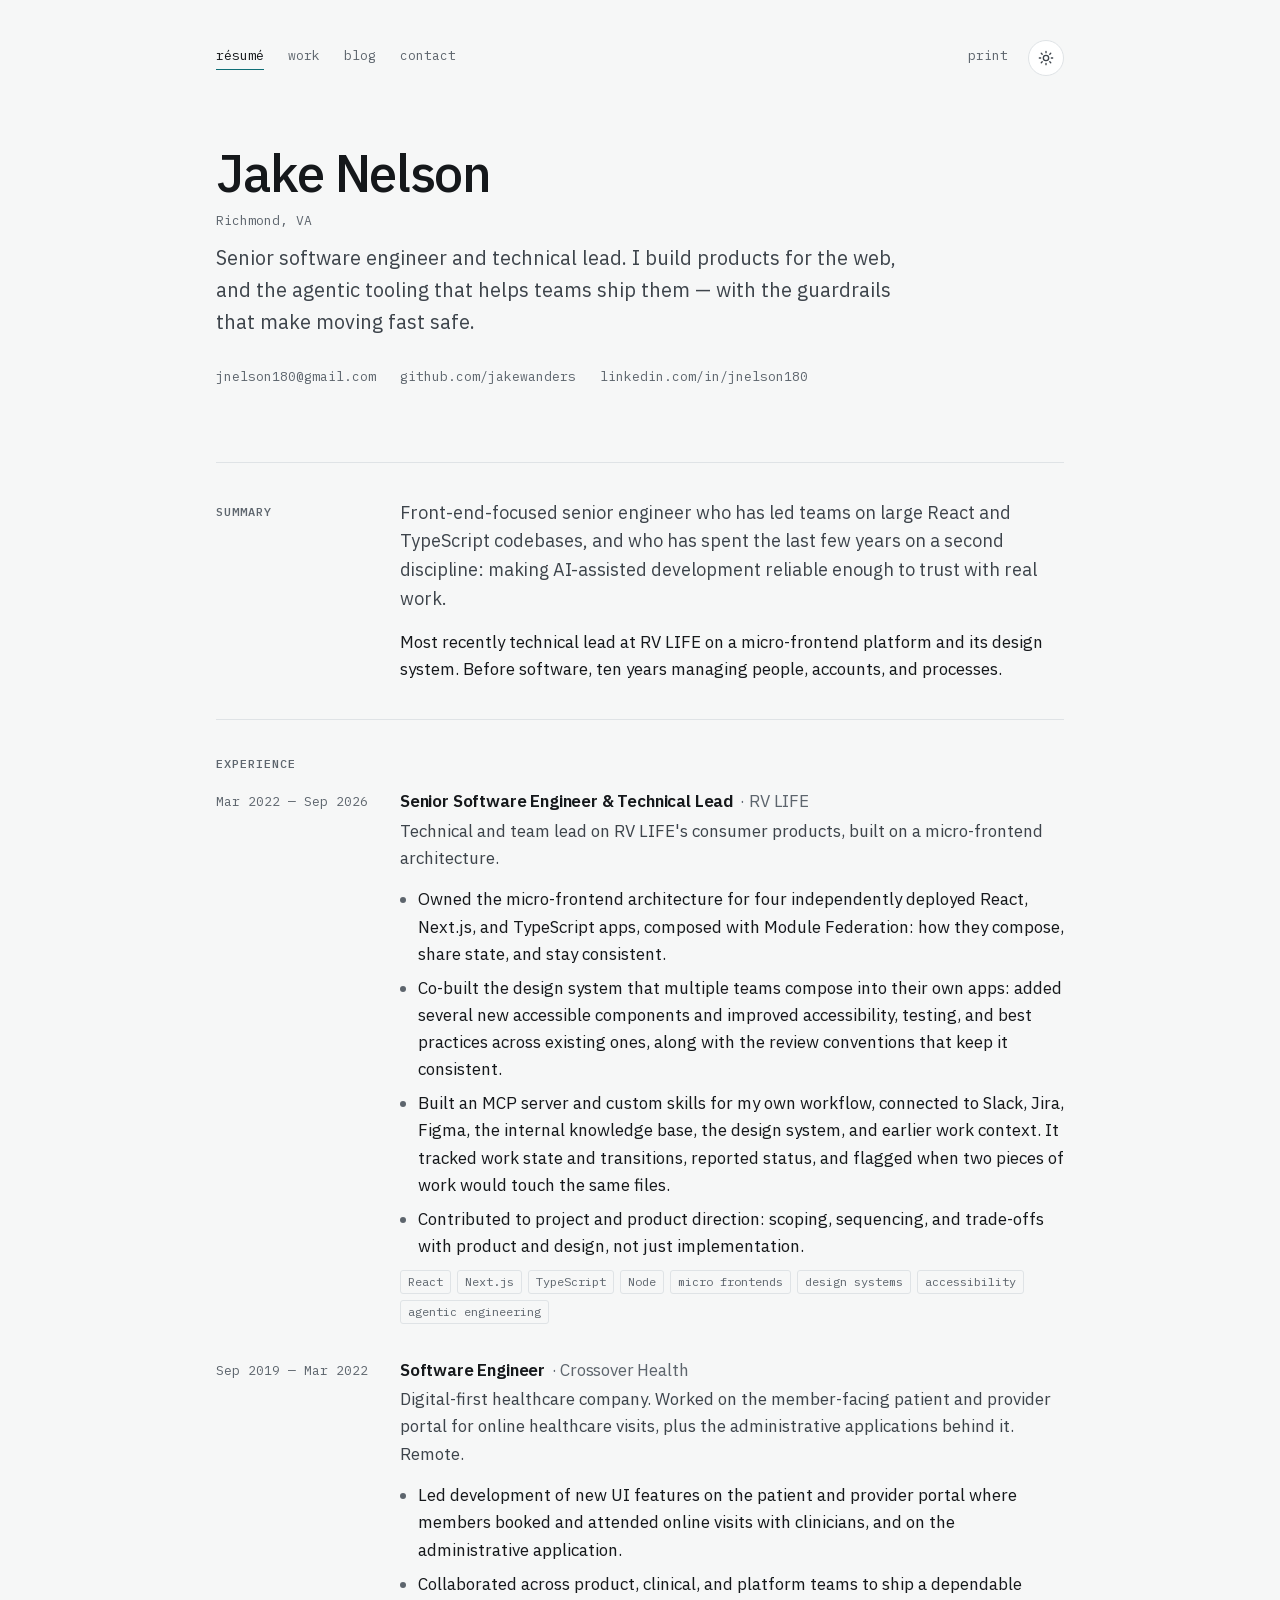
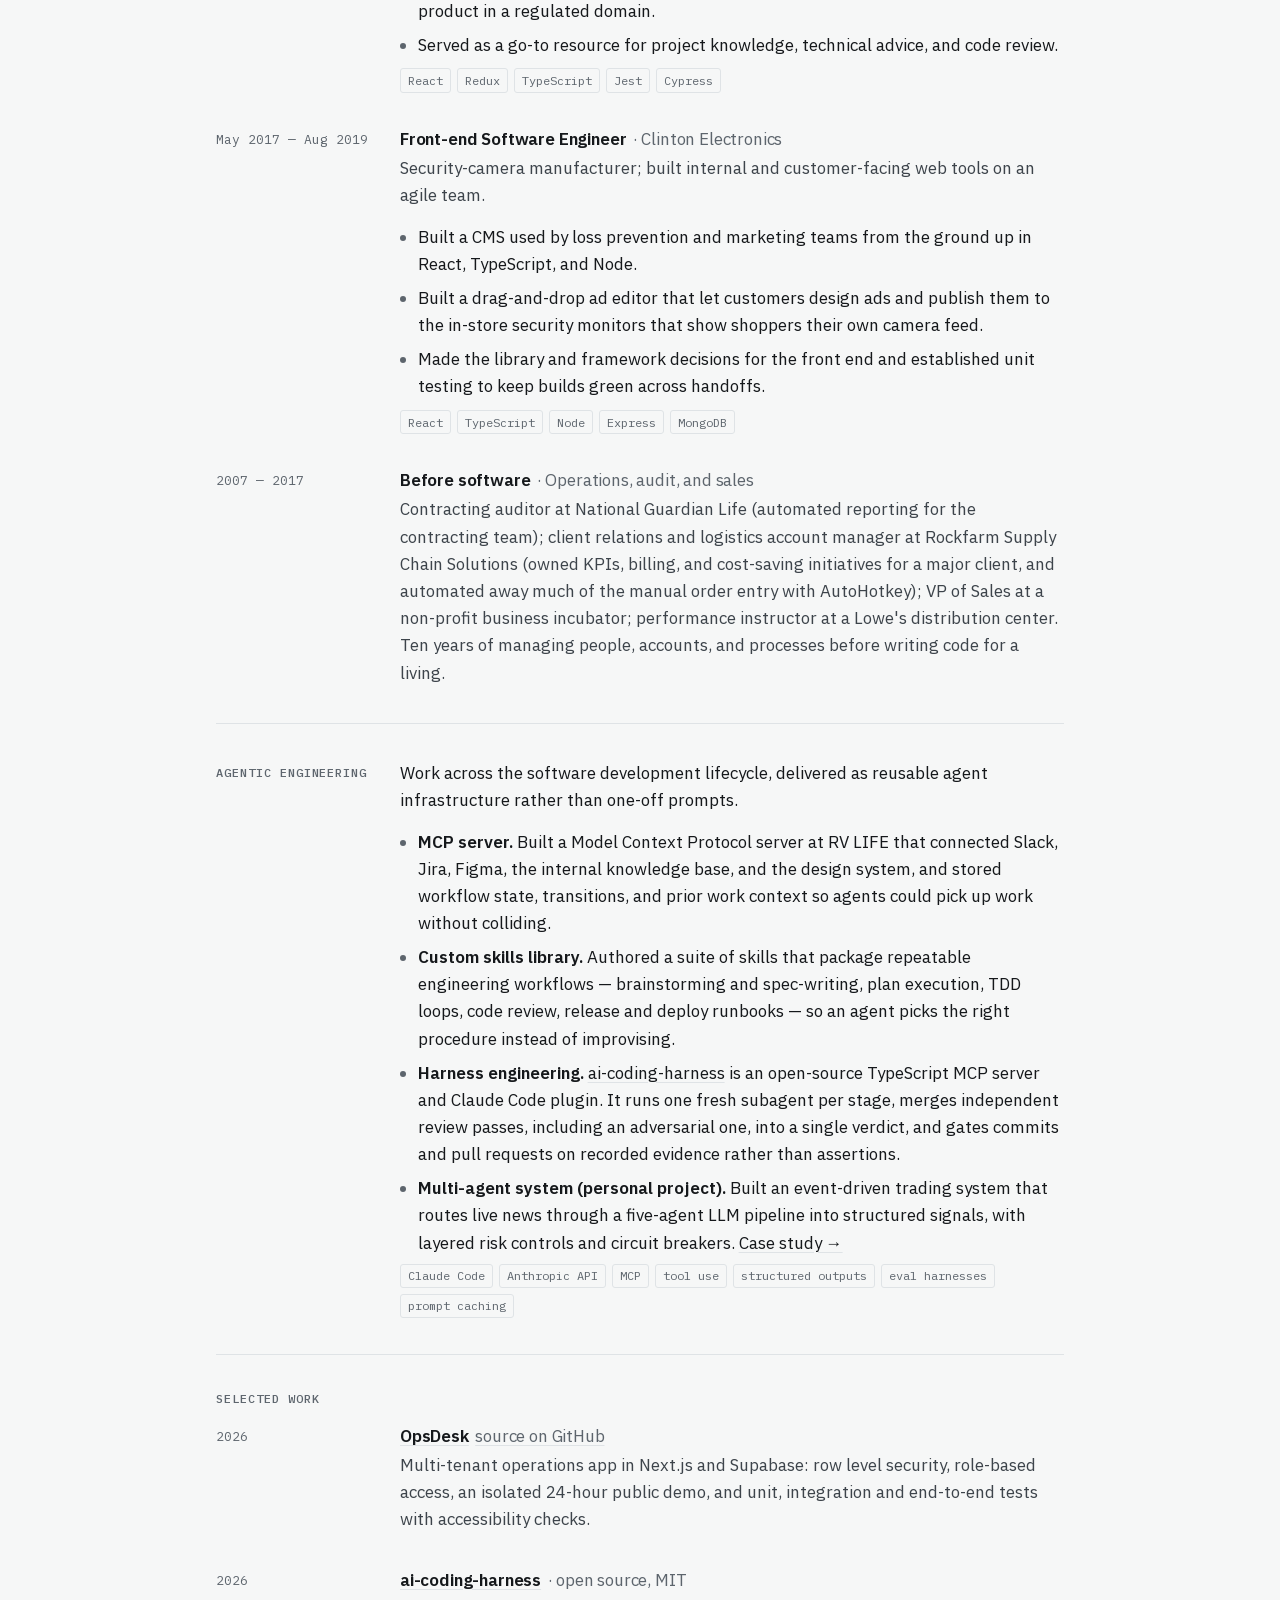
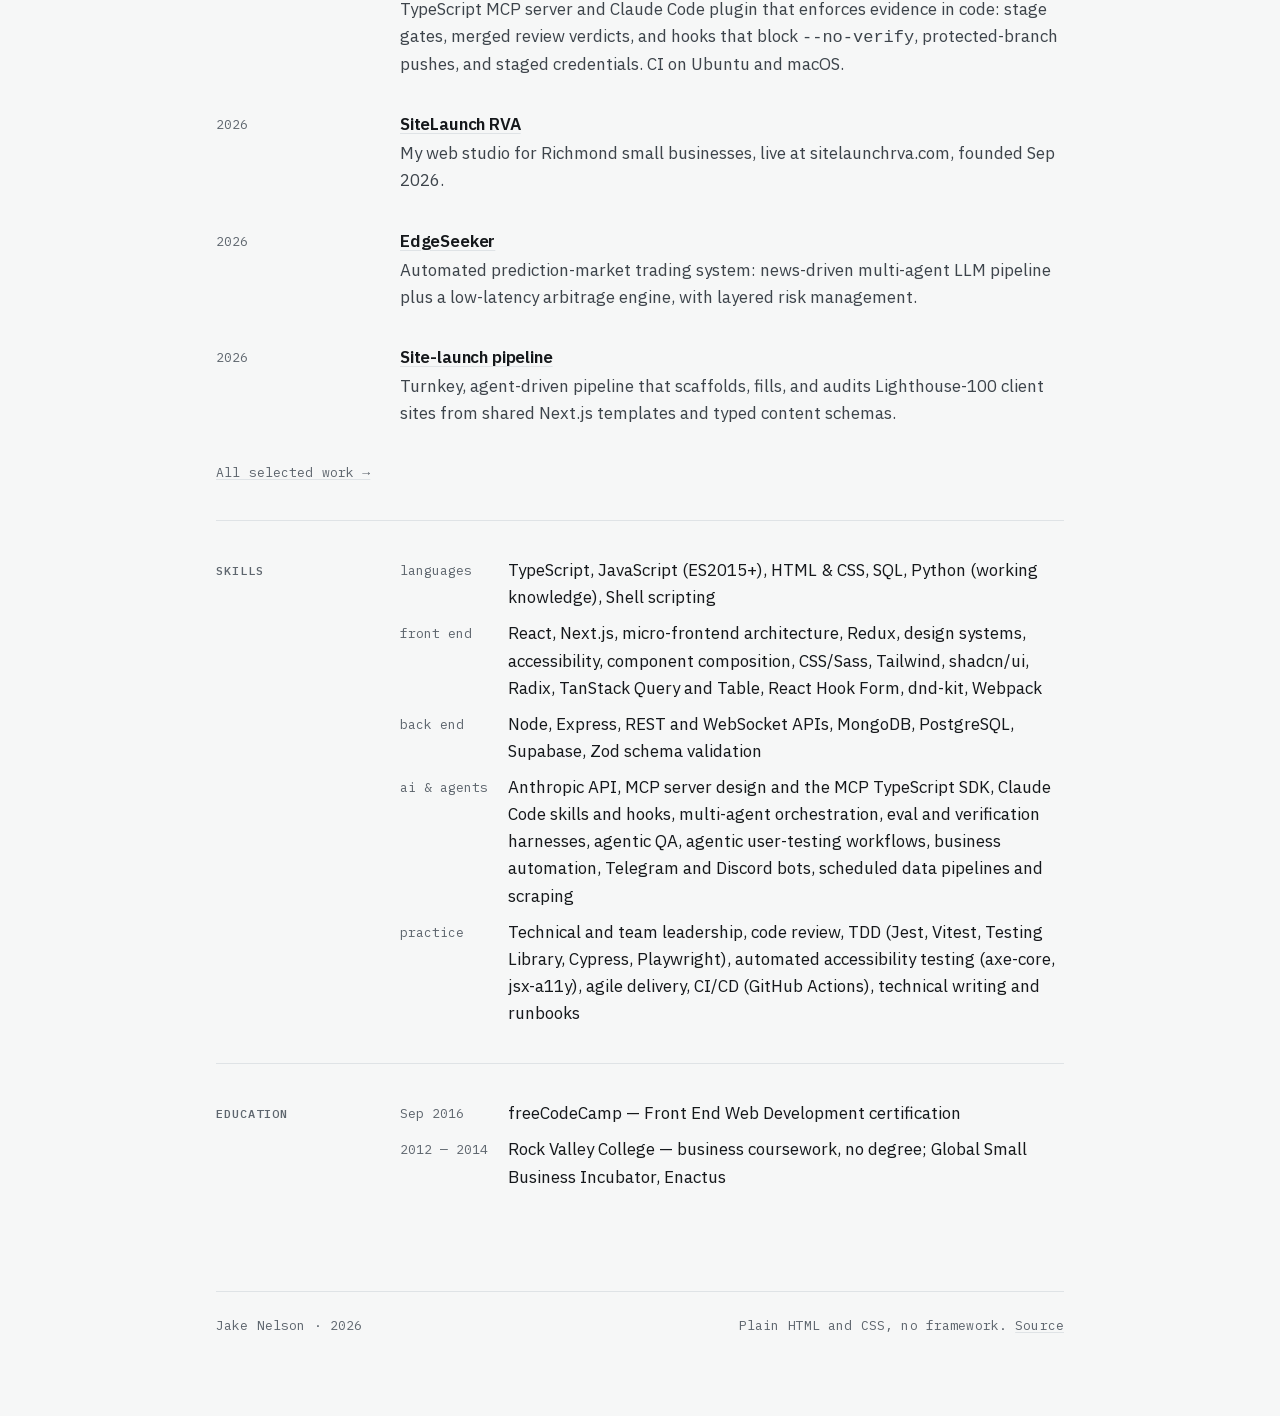
<file: index.html>
<!DOCTYPE html>
<html lang="en">
<head>
  <meta charset="utf-8">
  <meta name="viewport" content="width=device-width, initial-scale=1">
  <title>Jake Nelson — Senior Software Engineer &amp; Technical Lead</title>
  <meta name="description" content="Jake Nelson is a senior software engineer and technical lead who has led front-end teams on React/TypeScript micro-frontend platforms, with a focus on agentic engineering, MCP tooling, and agent harnesses.">
  <meta name="author" content="Jake Nelson">
  <link rel="canonical" href="https://jakewanders.github.io/">
  <meta property="og:type" content="profile">
  <meta property="og:title" content="Jake Nelson — Senior Software Engineer &amp; Technical Lead">
  <meta property="og:description" content="Senior software engineer and technical lead. Products for the web, and the agentic tooling that helps teams ship them.">
  <meta property="og:url" content="https://jakewanders.github.io/">
  <link rel="icon" href="data:image/svg+xml,%3Csvg xmlns='http://www.w3.org/2000/svg' viewBox='0 0 32 32'%3E%3Crect width='32' height='32' rx='6' fill='%230f6e76'/%3E%3Ctext x='16' y='22' font-family='monospace' font-size='18' fill='white' text-anchor='middle'%3Ejn%3C/text%3E%3C/svg%3E">

  <!-- Apply theme before first paint to avoid a flash. -->
  <script>
    (function () {
      // Read the saved theme from localStorage, then a cookie fallback, then the OS preference.
      var t = null;
      try { t = localStorage.getItem("theme"); } catch (e) {}
      if (t !== "dark" && t !== "light") {
        var m = document.cookie.match(/(?:^|; )theme=(dark|light)/);
        if (m) t = m[1];
      }
      if (t !== "dark" && t !== "light") {
        t = window.matchMedia && window.matchMedia("(prefers-color-scheme: dark)").matches ? "dark" : "light";
      }
      document.documentElement.setAttribute("data-theme", t);
    })();
  </script>

  <link rel="preload" href="/assets/fonts/ibm-plex-sans-400.woff2" as="font" type="font/woff2" crossorigin>
  <link rel="preload" href="/assets/fonts/ibm-plex-sans-500.woff2" as="font" type="font/woff2" crossorigin>
  <link rel="preload" href="/assets/fonts/ibm-plex-sans-600.woff2" as="font" type="font/woff2" crossorigin>
  <link rel="preload" href="/assets/fonts/ibm-plex-mono-400.woff2" as="font" type="font/woff2" crossorigin>
  <link rel="preload" href="/assets/fonts/ibm-plex-mono-500.woff2" as="font" type="font/woff2" crossorigin>
  <link rel="stylesheet" href="/assets/site.css?v=print1">
</head>
<body>
<div class="page">

  <header class="topbar">
    <nav class="nav" aria-label="Site">
      <a href="/" aria-current="page">résumé</a>
      <a href="/work/">work</a>
      <a href="/blog/">blog</a>
      <a href="/contact/">contact</a>
    </nav>
    <div class="topbar-actions">
      <a class="print-link" href="javascript:window.print()">print</a>
      <button class="theme-toggle" type="button" data-theme-toggle aria-label="Toggle dark mode">
      <svg class="icon-sun" viewBox="0 0 24 24" fill="none" stroke="currentColor" stroke-width="2" stroke-linecap="round" aria-hidden="true"><circle cx="12" cy="12" r="4"/><path d="M12 2v2M12 20v2M4.9 4.9l1.4 1.4M17.7 17.7l1.4 1.4M2 12h2M20 12h2M4.9 19.1l1.4-1.4M17.7 6.3l1.4-1.4"/></svg>
      <svg class="icon-moon" viewBox="0 0 24 24" fill="none" stroke="currentColor" stroke-width="2" stroke-linecap="round" stroke-linejoin="round" aria-hidden="true"><path d="M21 12.8A9 9 0 1 1 11.2 3a7 7 0 0 0 9.8 9.8z"/></svg>
      </button>
    </div>
  </header>

  <main id="content">
  <section class="masthead">
    <h1>Jake Nelson</h1>
    <p class="where">Richmond, VA</p>
    <p class="role">Senior software engineer and technical lead. I build products for the web, and the agentic tooling that helps teams ship them — with the guardrails that make moving fast safe.</p>
    <ul class="links">
      <li><a href="mailto:jnelson180@gmail.com">jnelson180@gmail.com</a></li>
      <li><a href="https://github.com/jakewanders" rel="me">github.com/jakewanders</a></li>
      <li><a href="https://www.linkedin.com/in/jnelson180" rel="me">linkedin.com/in/jnelson180</a></li>
    </ul>
  </section>

  <section class="section" id="summary">
    <h2>Summary</h2>
    <div class="body">
      <p class="lede">Front-end-focused senior engineer who has led teams on large React and TypeScript codebases, and who has spent the last few years on a second discipline: making AI-assisted development reliable enough to trust with real work.</p>
      <p>Most recently technical lead at RV LIFE on a micro-frontend platform and its design system. Before software, ten years managing people, accounts, and processes.</p>
    </div>
  </section>

  <section class="section entries" id="experience">
    <h2>Experience</h2>
    <div class="body">

      <article class="entry">
        <div class="when">Mar 2022 — Sep 2026</div>
        <div>
          <h3>Senior Software Engineer &amp; Technical Lead <span class="org">· RV LIFE</span></h3>
          <p class="summary">Technical and team lead on RV LIFE's consumer products, built on a micro-frontend architecture.</p>
          <ul>
            <li>Owned the micro-frontend architecture for four independently deployed React, Next.js, and TypeScript apps, composed with Module Federation: how they compose, share state, and stay consistent.</li>
            <li>Co-built the design system that multiple teams compose into their own apps: added several new accessible components and improved accessibility, testing, and best practices across existing ones, along with the review conventions that keep it consistent.</li>
            <li>Built an MCP server and custom skills for my own workflow, connected to Slack, Jira, Figma, the internal knowledge base, the design system, and earlier work context. It tracked work state and transitions, reported status, and flagged when two pieces of work would touch the same files.</li>
            <li>Contributed to project and product direction: scoping, sequencing, and trade-offs with product and design, not just implementation.</li>
          </ul>
          <ul class="tags"><li>React</li><li>Next.js</li><li>TypeScript</li><li>Node</li><li>micro frontends</li><li>design systems</li><li>accessibility</li><li>agentic engineering</li></ul>
        </div>
      </article>

      <article class="entry">
        <div class="when">Sep 2019 — Mar 2022</div>
        <div>
          <h3>Software Engineer <span class="org">· Crossover Health</span></h3>
          <p class="summary">Digital-first healthcare company. Worked on the member-facing patient and provider portal for online healthcare visits, plus the administrative applications behind it. Remote.</p>
          <ul>
            <li>Led development of new UI features on the patient and provider portal where members booked and attended online visits with clinicians, and on the administrative application.</li>
            <li>Collaborated across product, clinical, and platform teams to ship a dependable product in a regulated domain.</li>
            <li>Served as a go-to resource for project knowledge, technical advice, and code review.</li>
          </ul>
          <ul class="tags"><li>React</li><li>Redux</li><li>TypeScript</li><li>Jest</li><li>Cypress</li></ul>
        </div>
      </article>

      <article class="entry">
        <div class="when">May 2017 — Aug 2019</div>
        <div>
          <h3>Front-end Software Engineer <span class="org">· Clinton Electronics</span></h3>
          <p class="summary">Security-camera manufacturer; built internal and customer-facing web tools on an agile team.</p>
          <ul>
            <li>Built a CMS used by loss prevention and marketing teams from the ground up in React, TypeScript, and Node.</li>
            <li>Built a drag-and-drop ad editor that let customers design ads and publish them to the in-store security monitors that show shoppers their own camera feed.</li>
            <li>Made the library and framework decisions for the front end and established unit testing to keep builds green across handoffs.</li>
          </ul>
          <ul class="tags"><li>React</li><li>TypeScript</li><li>Node</li><li>Express</li><li>MongoDB</li></ul>
        </div>
      </article>

      <article class="entry">
        <div class="when">2007 — 2017</div>
        <div>
          <h3>Before software <span class="org">· Operations, audit, and sales</span></h3>
          <p class="summary">Contracting auditor at National Guardian Life (automated reporting for the contracting team); client relations and logistics account manager at Rockfarm Supply Chain Solutions (owned KPIs, billing, and cost-saving initiatives for a major client, and automated away much of the manual order entry with AutoHotkey); VP of Sales at a non-profit business incubator; performance instructor at a Lowe's distribution center. Ten years of managing people, accounts, and processes before writing code for a living.</p>
        </div>
      </article>
    </div>
  </section>

  <section class="section" id="ai">
    <h2>Agentic engineering</h2>
    <div class="body">
      <p>Work across the software development lifecycle, delivered as reusable agent infrastructure rather than one-off prompts.</p>
      <ul>
        <li><strong>MCP server.</strong> Built a Model Context Protocol server at RV LIFE that connected Slack, Jira, Figma, the internal knowledge base, and the design system, and stored workflow state, transitions, and prior work context so agents could pick up work without colliding.</li>
        <li><strong>Custom skills library.</strong> Authored a suite of skills that package repeatable engineering workflows — brainstorming and spec-writing, plan execution, TDD loops, code review, release and deploy runbooks — so an agent picks the right procedure instead of improvising.</li>
        <li><strong>Harness engineering.</strong> <a href="https://github.com/jakewanders/ai-coding-harness">ai-coding-harness</a> is an open-source TypeScript MCP server and Claude Code plugin. It runs one fresh subagent per stage, merges independent review passes, including an adversarial one, into a single verdict, and gates commits and pull requests on recorded evidence rather than assertions.</li>
        <li><strong>Multi-agent system (personal project).</strong> Built an event-driven trading system that routes live news through a five-agent LLM pipeline into structured signals, with layered risk controls and circuit breakers. <a class="no-print" href="/work/#edgeseeker">Case study →</a></li>
      </ul>
      <ul class="tags" aria-label="Tools">
        <li>Claude Code</li><li>Anthropic API</li><li>MCP</li><li>tool use</li><li>structured outputs</li><li>eval harnesses</li><li>prompt caching</li>
      </ul>
    </div>
  </section>

  <section class="section entries" id="work">
    <h2>Selected work</h2>
    <div class="body">
      <article class="entry">
        <div class="when">2026</div>
        <div>
          <h3><a href="/work/#opsdesk">OpsDesk</a> <span class="org no-print"><a href="https://github.com/jakewanders/opsdesk">source on GitHub</a></span></h3>
          <p class="summary">Multi-tenant operations app in Next.js and Supabase: row level security, role-based access, an isolated 24-hour public demo, and unit, integration and end-to-end tests with accessibility checks.</p>
        </div>
      </article>
      <article class="entry">
        <div class="when">2026</div>
        <div>
          <h3><a href="https://github.com/jakewanders/ai-coding-harness">ai-coding-harness</a> <span class="org no-print">· open source, MIT</span></h3>
          <p class="summary">TypeScript MCP server and Claude Code plugin that enforces evidence in code: stage gates, merged review verdicts, and hooks that block <code>--no-verify</code>, protected-branch pushes, and staged credentials. CI on Ubuntu and macOS.</p>
        </div>
      </article>
      <article class="entry">
        <div class="when">2026</div>
        <div>
          <h3><a href="/work/#sitelaunchrva">SiteLaunch RVA</a></h3>
          <p class="summary">My web studio for Richmond small businesses, live at sitelaunchrva.com, founded Sep 2026.</p>
        </div>
      </article>
      <article class="entry">
        <div class="when">2026</div>
        <div>
          <h3><a href="/work/#edgeseeker">EdgeSeeker</a></h3>
          <p class="summary">Automated prediction-market trading system: news-driven multi-agent LLM pipeline plus a low-latency arbitrage engine, with layered risk management.</p>
        </div>
      </article>
      <article class="entry">
        <div class="when">2026</div>
        <div>
          <h3><a href="/work/#sitelaunch">Site-launch pipeline</a></h3>
          <p class="summary">Turnkey, agent-driven pipeline that scaffolds, fills, and audits Lighthouse-100 client sites from shared Next.js templates and typed content schemas.</p>
        </div>
      </article>
      <p class="mono no-print"><a href="/work/">All selected work →</a></p>
    </div>
  </section>

  <section class="section" id="skills">
    <h2>Skills</h2>
    <div class="body">
      <dl class="skills">
        <dt>languages</dt><dd>TypeScript, JavaScript (ES2015+), HTML &amp; CSS, SQL, Python (working knowledge), Shell scripting</dd>
        <dt>front end</dt><dd>React, Next.js, micro-frontend architecture, Redux, design systems, accessibility, component composition, CSS/Sass, Tailwind, shadcn/ui, Radix, TanStack Query and Table, React Hook Form, dnd-kit, Webpack</dd>
        <dt>back end</dt><dd>Node, Express, REST and WebSocket APIs, MongoDB, PostgreSQL, Supabase, Zod schema validation</dd>
        <dt>ai &amp; agents</dt><dd>Anthropic API, MCP server design and the MCP TypeScript SDK, Claude Code skills and hooks, multi-agent orchestration, eval and verification harnesses, agentic QA, agentic user-testing workflows, business automation, Telegram and Discord bots, scheduled data pipelines and scraping</dd>
        <dt>practice</dt><dd>Technical and team leadership, code review, TDD (Jest, Vitest, Testing Library, Cypress, Playwright), automated accessibility testing (axe-core, jsx-a11y), agile delivery, CI/CD (GitHub Actions), technical writing and runbooks</dd>
      </dl>
    </div>
  </section>

  <section class="section" id="education">
    <h2>Education</h2>
    <div class="body">
      <dl class="skills">
        <dt>Sep 2016</dt><dd>freeCodeCamp — Front End Web Development certification</dd>
        <dt>2012 — 2014</dt><dd>Rock Valley College — business coursework, no degree; Global Small Business Incubator, Enactus</dd>
      </dl>
    </div>
  </section>

  </main>

  <footer class="colophon mono no-print">
    <span>Jake Nelson · <span id="year">2026</span></span>
    <span>Plain HTML and CSS, no framework. <a href="https://github.com/jakewanders/jakewanders.github.io">Source</a></span>
  </footer>
</div>
<script src="/assets/theme.js?v=print1"></script>
<script>document.getElementById("year").textContent = new Date().getFullYear();</script>
</body>
</html>
</file>
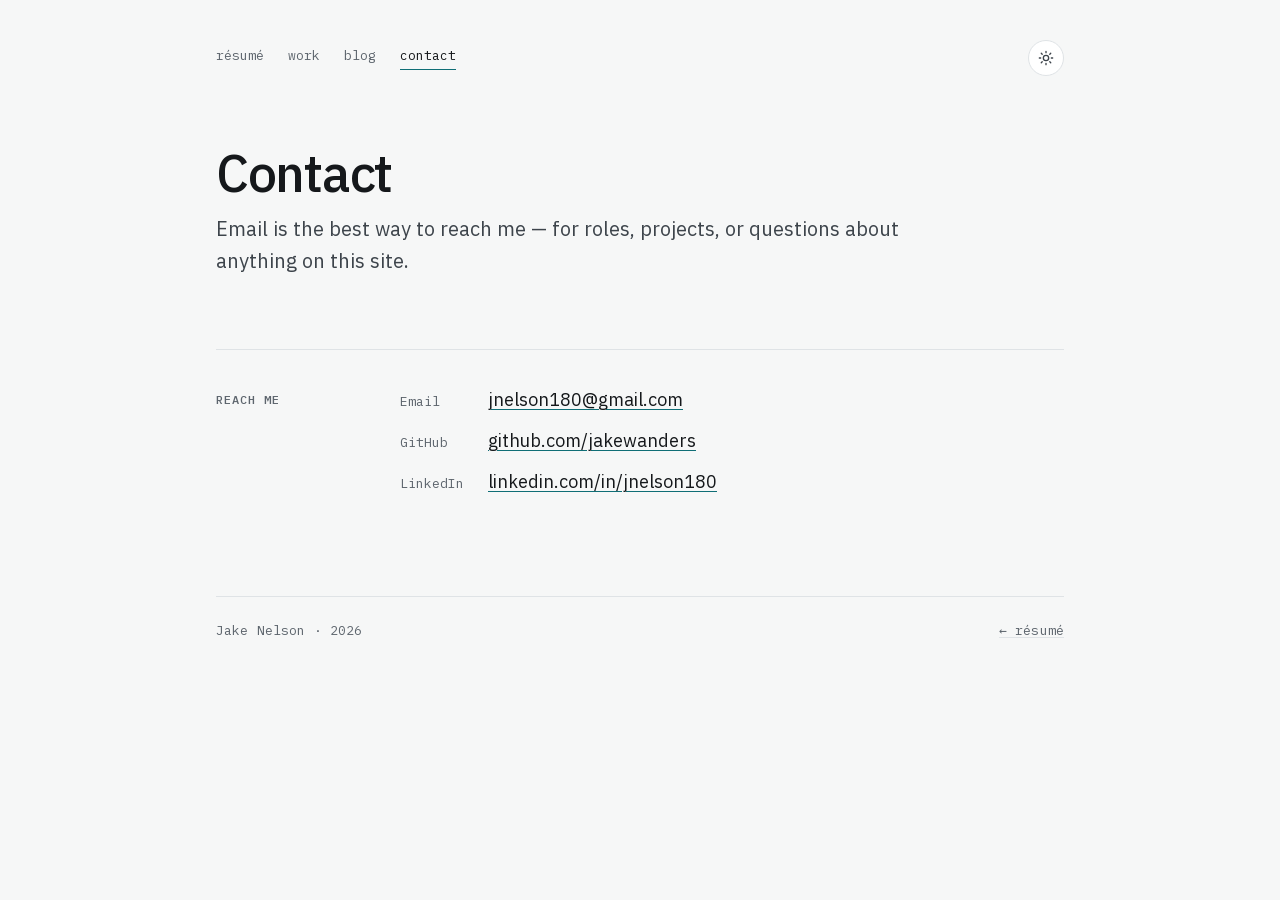
<file: contact/index.html>
<!DOCTYPE html>
<html lang="en">
<head>
  <meta charset="utf-8">
  <meta name="viewport" content="width=device-width, initial-scale=1">
  <title>Contact — Jake Nelson</title>
  <meta name="description" content="How to reach Jake Nelson: email, GitHub, and LinkedIn.">
  <link rel="canonical" href="https://jakewanders.github.io/contact/">
  <meta property="og:title" content="Contact — Jake Nelson">
  <meta property="og:description" content="Email, GitHub, and LinkedIn for Jake Nelson.">
  <link rel="icon" href="data:image/svg+xml,%3Csvg xmlns='http://www.w3.org/2000/svg' viewBox='0 0 32 32'%3E%3Crect width='32' height='32' rx='6' fill='%230f6e76'/%3E%3Ctext x='16' y='22' font-family='monospace' font-size='18' fill='white' text-anchor='middle'%3Ejn%3C/text%3E%3C/svg%3E">
  <script>
    (function () {
      // Read the saved theme from localStorage, then a cookie fallback, then the OS preference.
      var t = null;
      try { t = localStorage.getItem("theme"); } catch (e) {}
      if (t !== "dark" && t !== "light") {
        var m = document.cookie.match(/(?:^|; )theme=(dark|light)/);
        if (m) t = m[1];
      }
      if (t !== "dark" && t !== "light") {
        t = window.matchMedia && window.matchMedia("(prefers-color-scheme: dark)").matches ? "dark" : "light";
      }
      document.documentElement.setAttribute("data-theme", t);
    })();
  </script>
  <link rel="preload" href="/assets/fonts/ibm-plex-sans-400.woff2" as="font" type="font/woff2" crossorigin>
  <link rel="preload" href="/assets/fonts/ibm-plex-sans-500.woff2" as="font" type="font/woff2" crossorigin>
  <link rel="preload" href="/assets/fonts/ibm-plex-sans-600.woff2" as="font" type="font/woff2" crossorigin>
  <link rel="preload" href="/assets/fonts/ibm-plex-mono-400.woff2" as="font" type="font/woff2" crossorigin>
  <link rel="preload" href="/assets/fonts/ibm-plex-mono-500.woff2" as="font" type="font/woff2" crossorigin>
  <link rel="stylesheet" href="/assets/site.css?v=print1">
</head>
<body>
<div class="page">

  <header class="topbar">
    <nav class="nav" aria-label="Site">
      <a href="/">résumé</a>
      <a href="/work/">work</a>
      <a href="/blog/">blog</a>
      <a href="/contact/" aria-current="page">contact</a>
    </nav>
    <button class="theme-toggle" type="button" data-theme-toggle aria-label="Toggle dark mode">
      <svg class="icon-sun" viewBox="0 0 24 24" fill="none" stroke="currentColor" stroke-width="2" stroke-linecap="round" aria-hidden="true"><circle cx="12" cy="12" r="4"/><path d="M12 2v2M12 20v2M4.9 4.9l1.4 1.4M17.7 17.7l1.4 1.4M2 12h2M20 12h2M4.9 19.1l1.4-1.4M17.7 6.3l1.4-1.4"/></svg>
      <svg class="icon-moon" viewBox="0 0 24 24" fill="none" stroke="currentColor" stroke-width="2" stroke-linecap="round" stroke-linejoin="round" aria-hidden="true"><path d="M21 12.8A9 9 0 1 1 11.2 3a7 7 0 0 0 9.8 9.8z"/></svg>
    </button>
  </header>

  <main id="content">
  <section class="masthead">
    <h1>Contact</h1>
    <p class="role">Email is the best way to reach me — for roles, projects, or questions about anything on this site.</p>
  </section>

  <section class="section">
    <h2>Reach me</h2>
    <div class="body">
      <dl class="contact-list">
        <dt>Email</dt>
        <dd><a href="mailto:jnelson180@gmail.com">jnelson180@gmail.com</a></dd>
        <dt>GitHub</dt>
        <dd><a href="https://github.com/jakewanders" rel="me">github.com/jakewanders</a></dd>
        <dt>LinkedIn</dt>
        <dd><a href="https://www.linkedin.com/in/jnelson180" rel="me">linkedin.com/in/jnelson180</a></dd>
      </dl>
    </div>
  </section>

  </main>

  <footer class="colophon mono">
    <span>Jake Nelson · <span id="year">2026</span></span>
    <span><a href="/">← résumé</a></span>
  </footer>
</div>
<script src="/assets/theme.js?v=print1"></script>
<script>document.getElementById("year").textContent = new Date().getFullYear();</script>
</body>
</html>
</file>
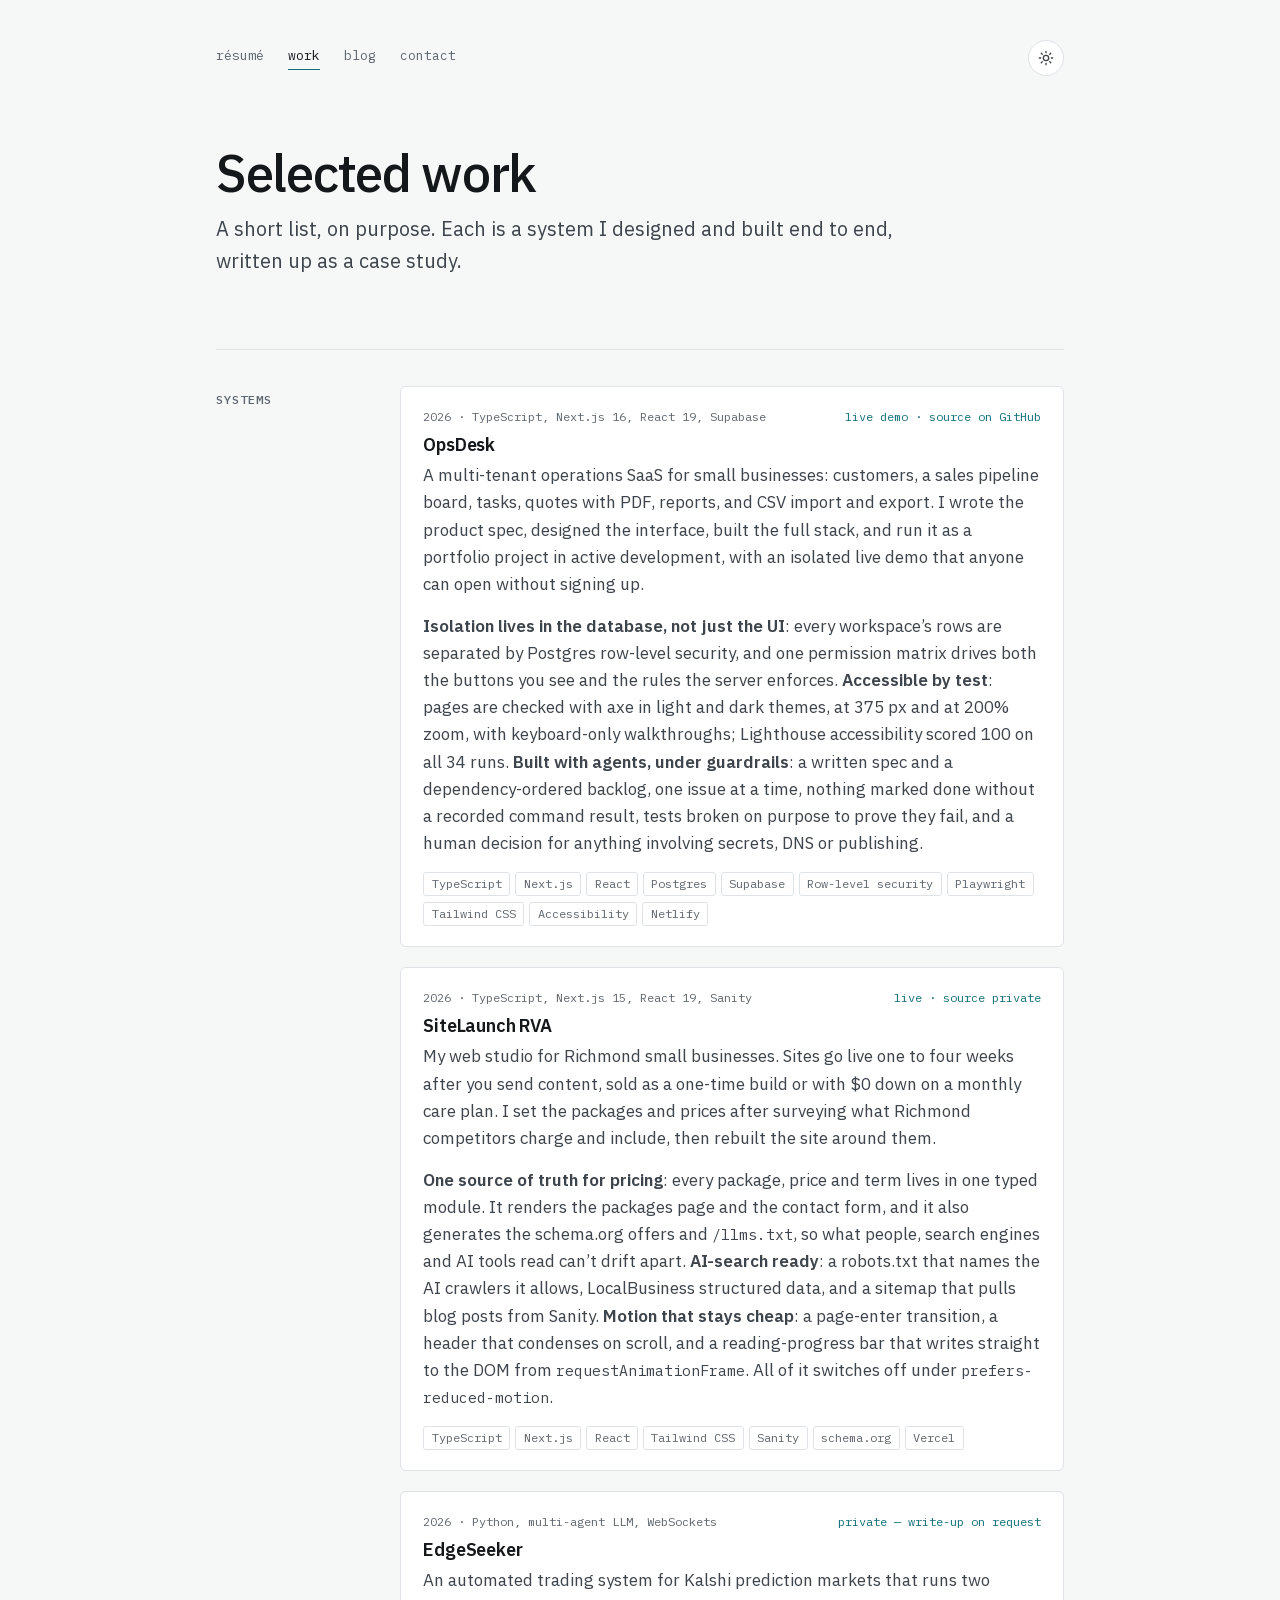
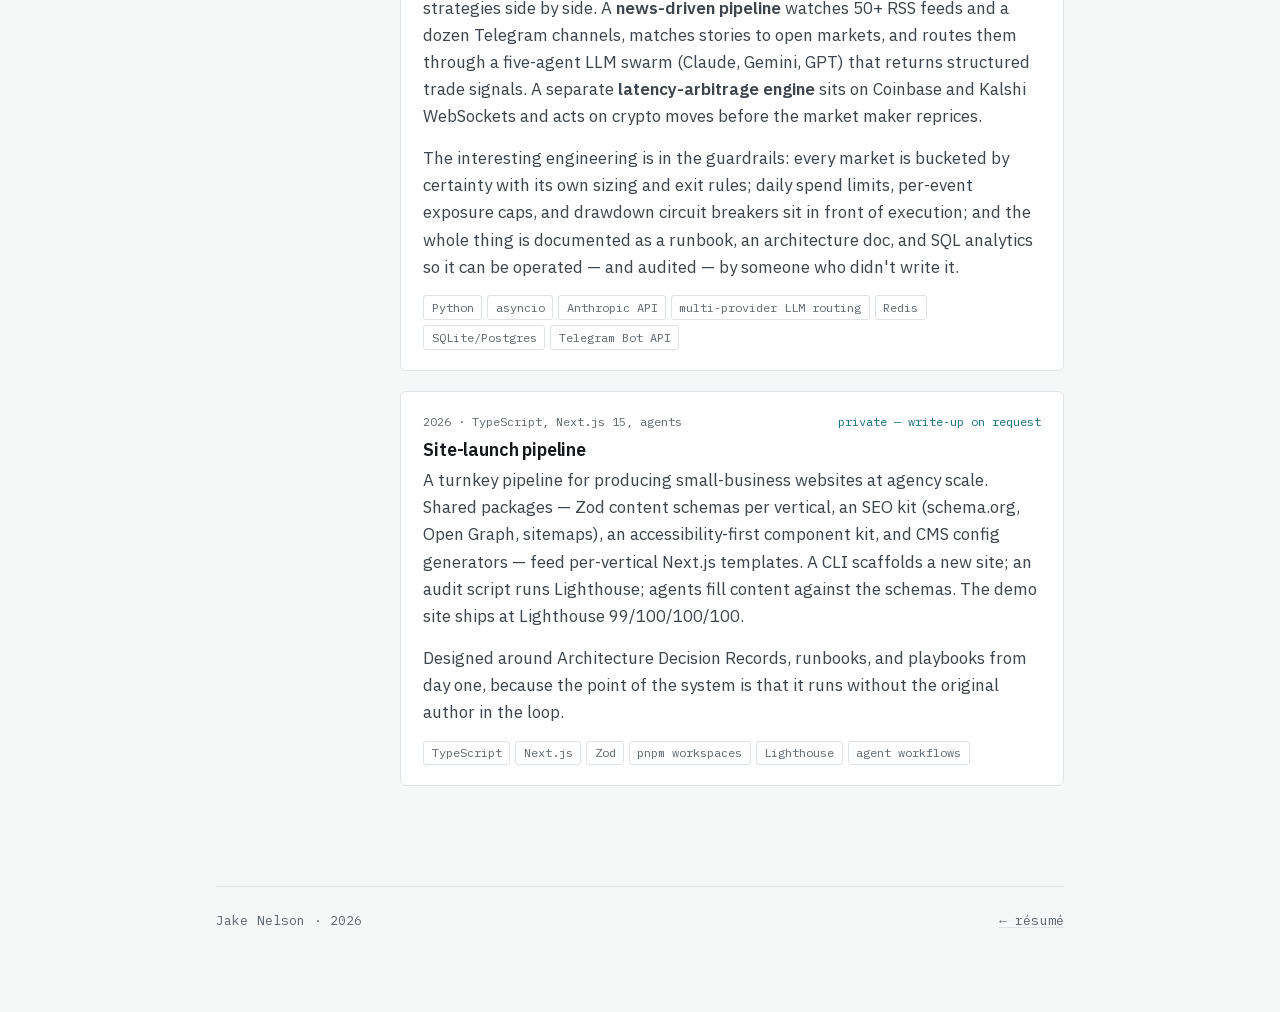
<file: work/index.html>
<!DOCTYPE html>
<html lang="en">
<head>
  <meta charset="utf-8">
  <meta name="viewport" content="width=device-width, initial-scale=1">
  <title>Work — Jake Nelson</title>
  <meta name="description" content="Selected projects by Jake Nelson: a multi-tenant SaaS with an isolated live demo, an offline-first Next.js product, a multi-agent trading system, and an agent-driven site pipeline.">
  <link rel="canonical" href="https://jakewanders.github.io/work/">
  <meta property="og:title" content="Work — Jake Nelson">
  <meta property="og:description" content="Selected projects: multi-agent systems, AI-driven pipelines, TypeScript/React.">
  <link rel="icon" href="data:image/svg+xml,%3Csvg xmlns='http://www.w3.org/2000/svg' viewBox='0 0 32 32'%3E%3Crect width='32' height='32' rx='6' fill='%230f6e76'/%3E%3Ctext x='16' y='22' font-family='monospace' font-size='18' fill='white' text-anchor='middle'%3Ejn%3C/text%3E%3C/svg%3E">
  <script>
    (function () {
      // Read the saved theme from localStorage, then a cookie fallback, then the OS preference.
      var t = null;
      try { t = localStorage.getItem("theme"); } catch (e) {}
      if (t !== "dark" && t !== "light") {
        var m = document.cookie.match(/(?:^|; )theme=(dark|light)/);
        if (m) t = m[1];
      }
      if (t !== "dark" && t !== "light") {
        t = window.matchMedia && window.matchMedia("(prefers-color-scheme: dark)").matches ? "dark" : "light";
      }
      document.documentElement.setAttribute("data-theme", t);
    })();
  </script>
  <link rel="preload" href="/assets/fonts/ibm-plex-sans-400.woff2" as="font" type="font/woff2" crossorigin>
  <link rel="preload" href="/assets/fonts/ibm-plex-sans-500.woff2" as="font" type="font/woff2" crossorigin>
  <link rel="preload" href="/assets/fonts/ibm-plex-sans-600.woff2" as="font" type="font/woff2" crossorigin>
  <link rel="preload" href="/assets/fonts/ibm-plex-mono-400.woff2" as="font" type="font/woff2" crossorigin>
  <link rel="preload" href="/assets/fonts/ibm-plex-mono-500.woff2" as="font" type="font/woff2" crossorigin>
  <link rel="stylesheet" href="/assets/site.css?v=print1">
</head>
<body>
<div class="page">

  <header class="topbar">
    <nav class="nav" aria-label="Site">
      <a href="/">résumé</a>
      <a href="/work/" aria-current="page">work</a>
      <a href="/blog/">blog</a>
      <a href="/contact/">contact</a>
    </nav>
    <button class="theme-toggle" type="button" data-theme-toggle aria-label="Toggle dark mode">
      <svg class="icon-sun" viewBox="0 0 24 24" fill="none" stroke="currentColor" stroke-width="2" stroke-linecap="round" aria-hidden="true"><circle cx="12" cy="12" r="4"/><path d="M12 2v2M12 20v2M4.9 4.9l1.4 1.4M17.7 17.7l1.4 1.4M2 12h2M20 12h2M4.9 19.1l1.4-1.4M17.7 6.3l1.4-1.4"/></svg>
      <svg class="icon-moon" viewBox="0 0 24 24" fill="none" stroke="currentColor" stroke-width="2" stroke-linecap="round" stroke-linejoin="round" aria-hidden="true"><path d="M21 12.8A9 9 0 1 1 11.2 3a7 7 0 0 0 9.8 9.8z"/></svg>
    </button>
  </header>

  <main id="content">
  <section class="masthead">
    <h1>Selected work</h1>
    <p class="role">A short list, on purpose. Each is a system I designed and built end to end, written up as a case study.</p>
  </section>

  <section class="section">
    <h2>Systems</h2>
    <div class="body work-list">

      <article class="card" id="opsdesk">
        <div class="kicker"><span>2026 · TypeScript, Next.js 16, React 19, Supabase</span><span class="status"><a href="https://opsdesk.sitelaunch.dev/demo">live demo</a> · <a href="https://github.com/jakewanders/opsdesk">source on GitHub</a></span></div>
        <h3>OpsDesk</h3>
        <p>A multi-tenant operations SaaS for small businesses: customers, a sales pipeline board, tasks, quotes with PDF, reports, and CSV import and export. I wrote the product spec, designed the interface, built the full stack, and run it as a portfolio project in active development, with an isolated live demo that anyone can open without signing up.</p>
        <p><strong>Isolation lives in the database, not just the UI</strong>: every workspace&rsquo;s rows are separated by Postgres row-level security, and one permission matrix drives both the buttons you see and the rules the server enforces. <strong>Accessible by test</strong>: pages are checked with axe in light and dark themes, at 375&nbsp;px and at 200% zoom, with keyboard-only walkthroughs; Lighthouse accessibility scored 100 on all 34 runs. <strong>Built with agents, under guardrails</strong>: a written spec and a dependency-ordered backlog, one issue at a time, nothing marked done without a recorded command result, tests broken on purpose to prove they fail, and a human decision for anything involving secrets, DNS or publishing.</p>
        <ul class="tags"><li>TypeScript</li><li>Next.js</li><li>React</li><li>Postgres</li><li>Supabase</li><li>Row-level security</li><li>Playwright</li><li>Tailwind CSS</li><li>Accessibility</li><li>Netlify</li></ul>
      </article>

      <article class="card" id="sitelaunchrva">
        <div class="kicker"><span>2026 · TypeScript, Next.js 15, React 19, Sanity</span><span class="status"><a href="https://sitelaunchrva.com/">live</a> · source private</span></div>
        <h3>SiteLaunch RVA</h3>
        <p>My web studio for Richmond small businesses. Sites go live one to four weeks after you send content, sold as a one-time build or with $0 down on a monthly care plan. I set the packages and prices after surveying what Richmond competitors charge and include, then rebuilt the site around them.</p>
        <p><strong>One source of truth for pricing</strong>: every package, price and term lives in one typed module. It renders the packages page and the contact form, and it also generates the schema.org offers and <code>/llms.txt</code>, so what people, search engines and AI tools read can’t drift apart. <strong>AI-search ready</strong>: a robots.txt that names the AI crawlers it allows, LocalBusiness structured data, and a sitemap that pulls blog posts from Sanity. <strong>Motion that stays cheap</strong>: a page-enter transition, a header that condenses on scroll, and a reading-progress bar that writes straight to the DOM from <code>requestAnimationFrame</code>. All of it switches off under <code>prefers-reduced-motion</code>.</p>
        <ul class="tags"><li>TypeScript</li><li>Next.js</li><li>React</li><li>Tailwind CSS</li><li>Sanity</li><li>schema.org</li><li>Vercel</li></ul>
      </article>

      <article class="card" id="edgeseeker">
        <div class="kicker"><span>2026 · Python, multi-agent LLM, WebSockets</span><span class="status">private — write-up on request</span></div>
        <h3>EdgeSeeker</h3>
        <p>An automated trading system for Kalshi prediction markets that runs two strategies side by side. A <strong>news-driven pipeline</strong> watches 50+ RSS feeds and a dozen Telegram channels, matches stories to open markets, and routes them through a five-agent LLM swarm (Claude, Gemini, GPT) that returns structured trade signals. A separate <strong>latency-arbitrage engine</strong> sits on Coinbase and Kalshi WebSockets and acts on crypto moves before the market maker reprices.</p>
        <p>The interesting engineering is in the guardrails: every market is bucketed by certainty with its own sizing and exit rules; daily spend limits, per-event exposure caps, and drawdown circuit breakers sit in front of execution; and the whole thing is documented as a runbook, an architecture doc, and SQL analytics so it can be operated — and audited — by someone who didn't write it.</p>
        <ul class="tags"><li>Python</li><li>asyncio</li><li>Anthropic API</li><li>multi-provider LLM routing</li><li>Redis</li><li>SQLite/Postgres</li><li>Telegram Bot API</li></ul>
      </article>

      <article class="card" id="sitelaunch">
        <div class="kicker"><span>2026 · TypeScript, Next.js 15, agents</span><span class="status">private — write-up on request</span></div>
        <h3>Site-launch pipeline</h3>
        <p>A turnkey pipeline for producing small-business websites at agency scale. Shared packages — Zod content schemas per vertical, an SEO kit (schema.org, Open Graph, sitemaps), an accessibility-first component kit, and CMS config generators — feed per-vertical Next.js templates. A CLI scaffolds a new site; an audit script runs Lighthouse; agents fill content against the schemas. The demo site ships at Lighthouse 99/100/100/100.</p>
        <p>Designed around Architecture Decision Records, runbooks, and playbooks from day one, because the point of the system is that it runs without the original author in the loop.</p>
        <ul class="tags"><li>TypeScript</li><li>Next.js</li><li>Zod</li><li>pnpm workspaces</li><li>Lighthouse</li><li>agent workflows</li></ul>
      </article>

    </div>
  </section>


  </main>

  <footer class="colophon mono">
    <span>Jake Nelson · <span id="year">2026</span></span>
    <span><a href="/">← résumé</a></span>
  </footer>
</div>
<script src="/assets/theme.js?v=print1"></script>
<script>document.getElementById("year").textContent = new Date().getFullYear();</script>
</body>
</html>
</file>
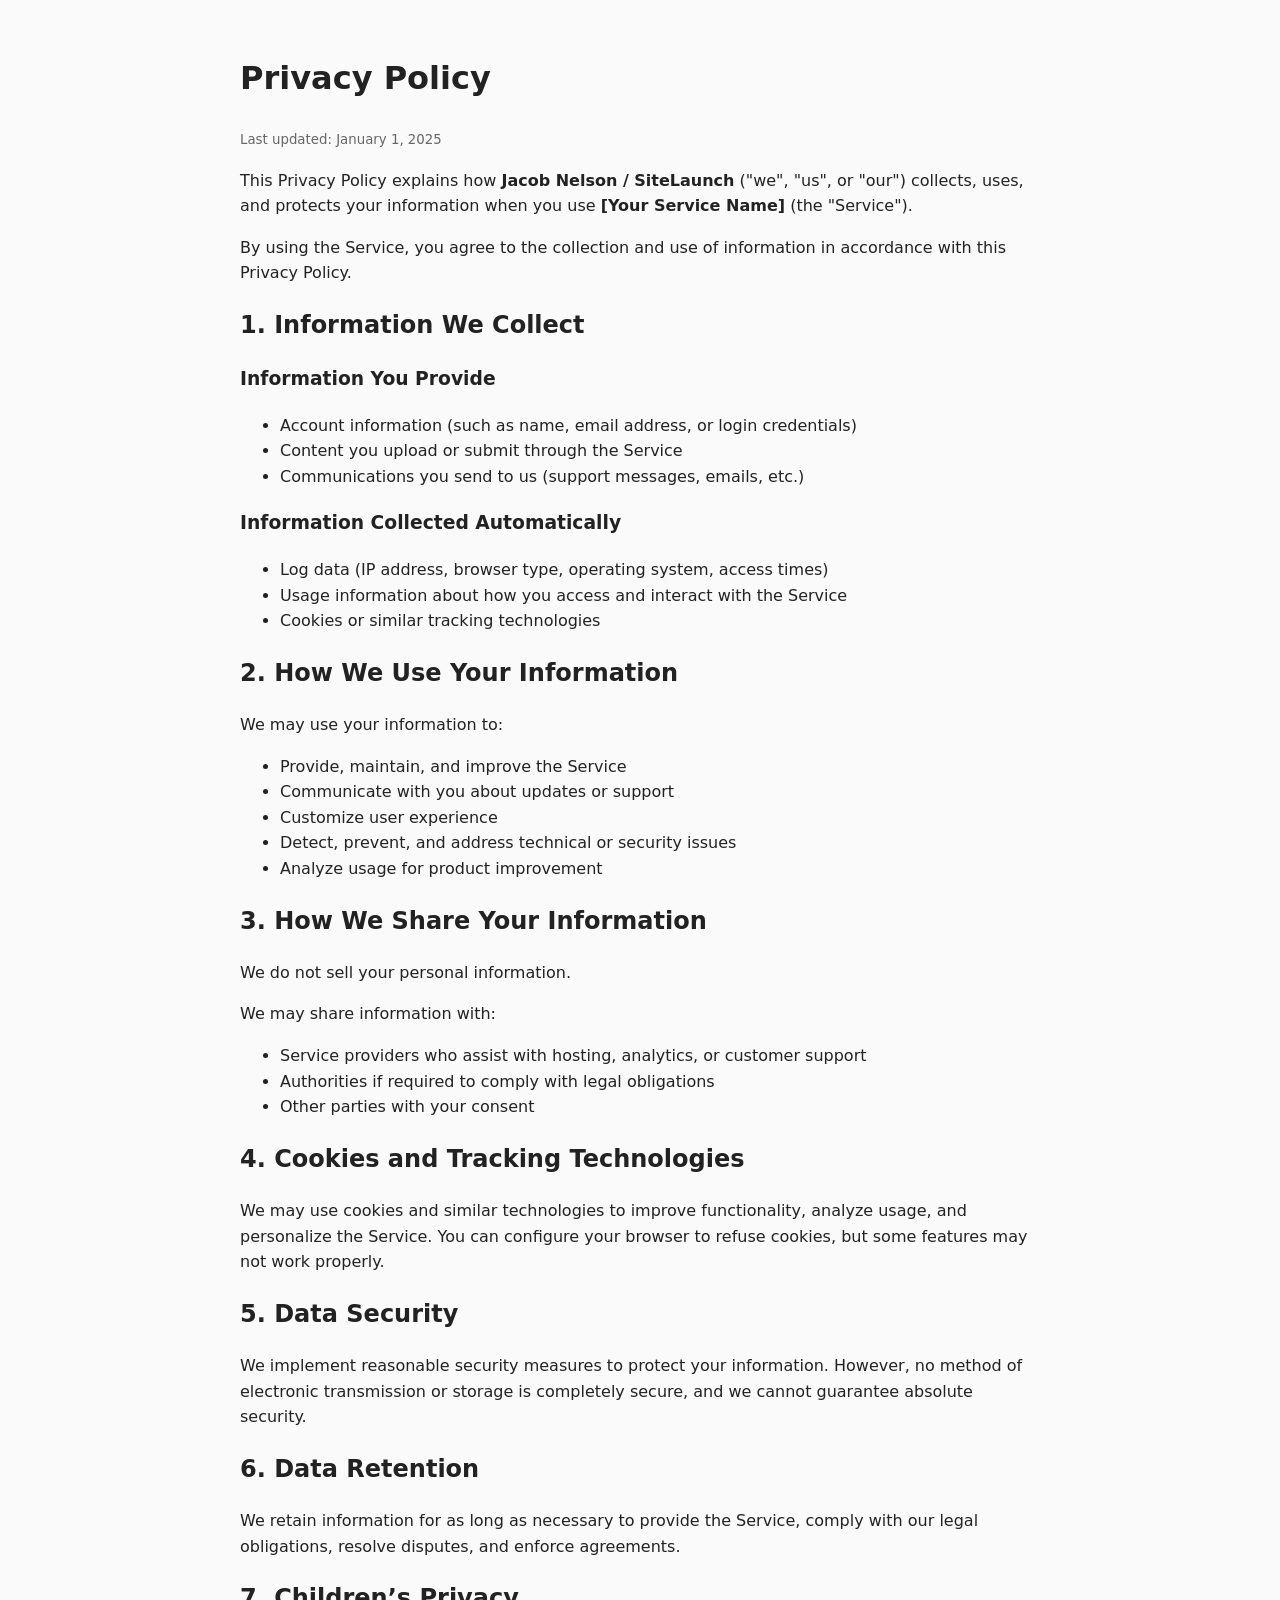
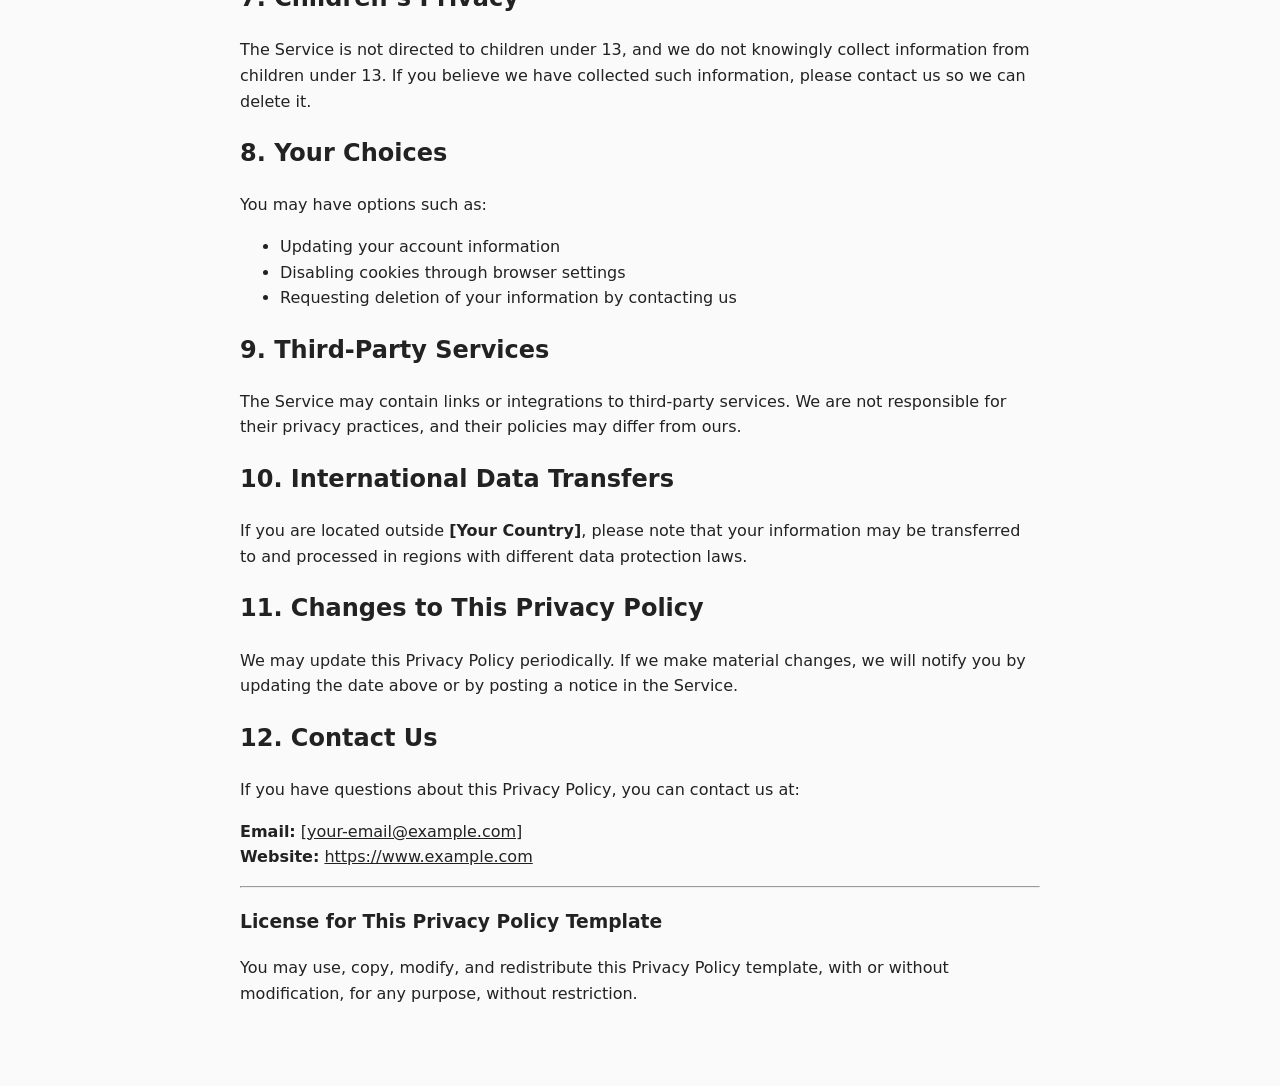
<file: misc/privacy_policy.html>
<!DOCTYPE html>
<html lang="en">
<head>
  <meta charset="UTF-8" />
  <title>Privacy Policy</title>
  <meta name="viewport" content="width=device-width, initial-scale=1" />
  <style>
    body {
      font-family: system-ui, -apple-system, BlinkMacSystemFont, "Segoe UI", sans-serif;
      max-width: 800px;
      margin: 0 auto;
      padding: 2rem 1rem 4rem;
      line-height: 1.6;
      color: #222;
      background: #fafafa;
    }
    h1, h2, h3 {
      font-weight: 600;
    }
    small {
      color: #666;
    }
    a {
      color: inherit;
    }
  </style>
</head>
<body>

<h1>Privacy Policy</h1>
<small>Last updated: <!-- Insert date -->January 1, 2025</small>

<p>
  This Privacy Policy explains how <strong>Jacob Nelson / SiteLaunch</strong> ("we", "us", or "our")
  collects, uses, and protects your information when you use <strong>[Your Service Name]</strong>
  (the "Service").
</p>

<p>
  By using the Service, you agree to the collection and use of information in accordance with
  this Privacy Policy.
</p>

<h2>1. Information We Collect</h2>

<h3>Information You Provide</h3>
<ul>
  <li>Account information (such as name, email address, or login credentials)</li>
  <li>Content you upload or submit through the Service</li>
  <li>Communications you send to us (support messages, emails, etc.)</li>
</ul>

<h3>Information Collected Automatically</h3>
<ul>
  <li>Log data (IP address, browser type, operating system, access times)</li>
  <li>Usage information about how you access and interact with the Service</li>
  <li>Cookies or similar tracking technologies</li>
</ul>

<h2>2. How We Use Your Information</h2>
<p>We may use your information to:</p>
<ul>
  <li>Provide, maintain, and improve the Service</li>
  <li>Communicate with you about updates or support</li>
  <li>Customize user experience</li>
  <li>Detect, prevent, and address technical or security issues</li>
  <li>Analyze usage for product improvement</li>
</ul>

<h2>3. How We Share Your Information</h2>
<p>We do not sell your personal information.</p>
<p>We may share information with:</p>
<ul>
  <li>Service providers who assist with hosting, analytics, or customer support</li>
  <li>Authorities if required to comply with legal obligations</li>
  <li>Other parties with your consent</li>
</ul>

<h2>4. Cookies and Tracking Technologies</h2>
<p>
  We may use cookies and similar technologies to improve functionality, analyze usage,
  and personalize the Service. You can configure your browser to refuse cookies, but
  some features may not work properly.
</p>

<h2>5. Data Security</h2>
<p>
  We implement reasonable security measures to protect your information. However, no
  method of electronic transmission or storage is completely secure, and we cannot
  guarantee absolute security.
</p>

<h2>6. Data Retention</h2>
<p>
  We retain information for as long as necessary to provide the Service, comply with
  our legal obligations, resolve disputes, and enforce agreements.
</p>

<h2>7. Children’s Privacy</h2>
<p>
  The Service is not directed to children under 13, and we do not knowingly collect
  information from children under 13. If you believe we have collected such information,
  please contact us so we can delete it.
</p>

<h2>8. Your Choices</h2>
<p>You may have options such as:</p>
<ul>
  <li>Updating your account information</li>
  <li>Disabling cookies through browser settings</li>
  <li>Requesting deletion of your information by contacting us</li>
</ul>

<h2>9. Third-Party Services</h2>
<p>
  The Service may contain links or integrations to third-party services. We are not
  responsible for their privacy practices, and their policies may differ from ours.
</p>

<h2>10. International Data Transfers</h2>
<p>
  If you are located outside <strong>[Your Country]</strong>, please note that your
  information may be transferred to and processed in regions with different data
  protection laws.
</p>

<h2>11. Changes to This Privacy Policy</h2>
<p>
  We may update this Privacy Policy periodically. If we make material changes, we will
  notify you by updating the date above or by posting a notice in the Service.
</p>

<h2>12. Contact Us</h2>
<p>If you have questions about this Privacy Policy, you can contact us at:</p>

<p>
  <strong>Email:</strong> <a href="mailto:[your-email@example.com]">[your-email@example.com]</a><br />
  <strong>Website:</strong> <a href="https://www.example.com">https://www.example.com</a>
</p>

<hr />

<h3>License for This Privacy Policy Template</h3>
<p>
  You may use, copy, modify, and redistribute this Privacy Policy template, with or
  without modification, for any purpose, without restriction.
</p>

</body>
</html>
</file>
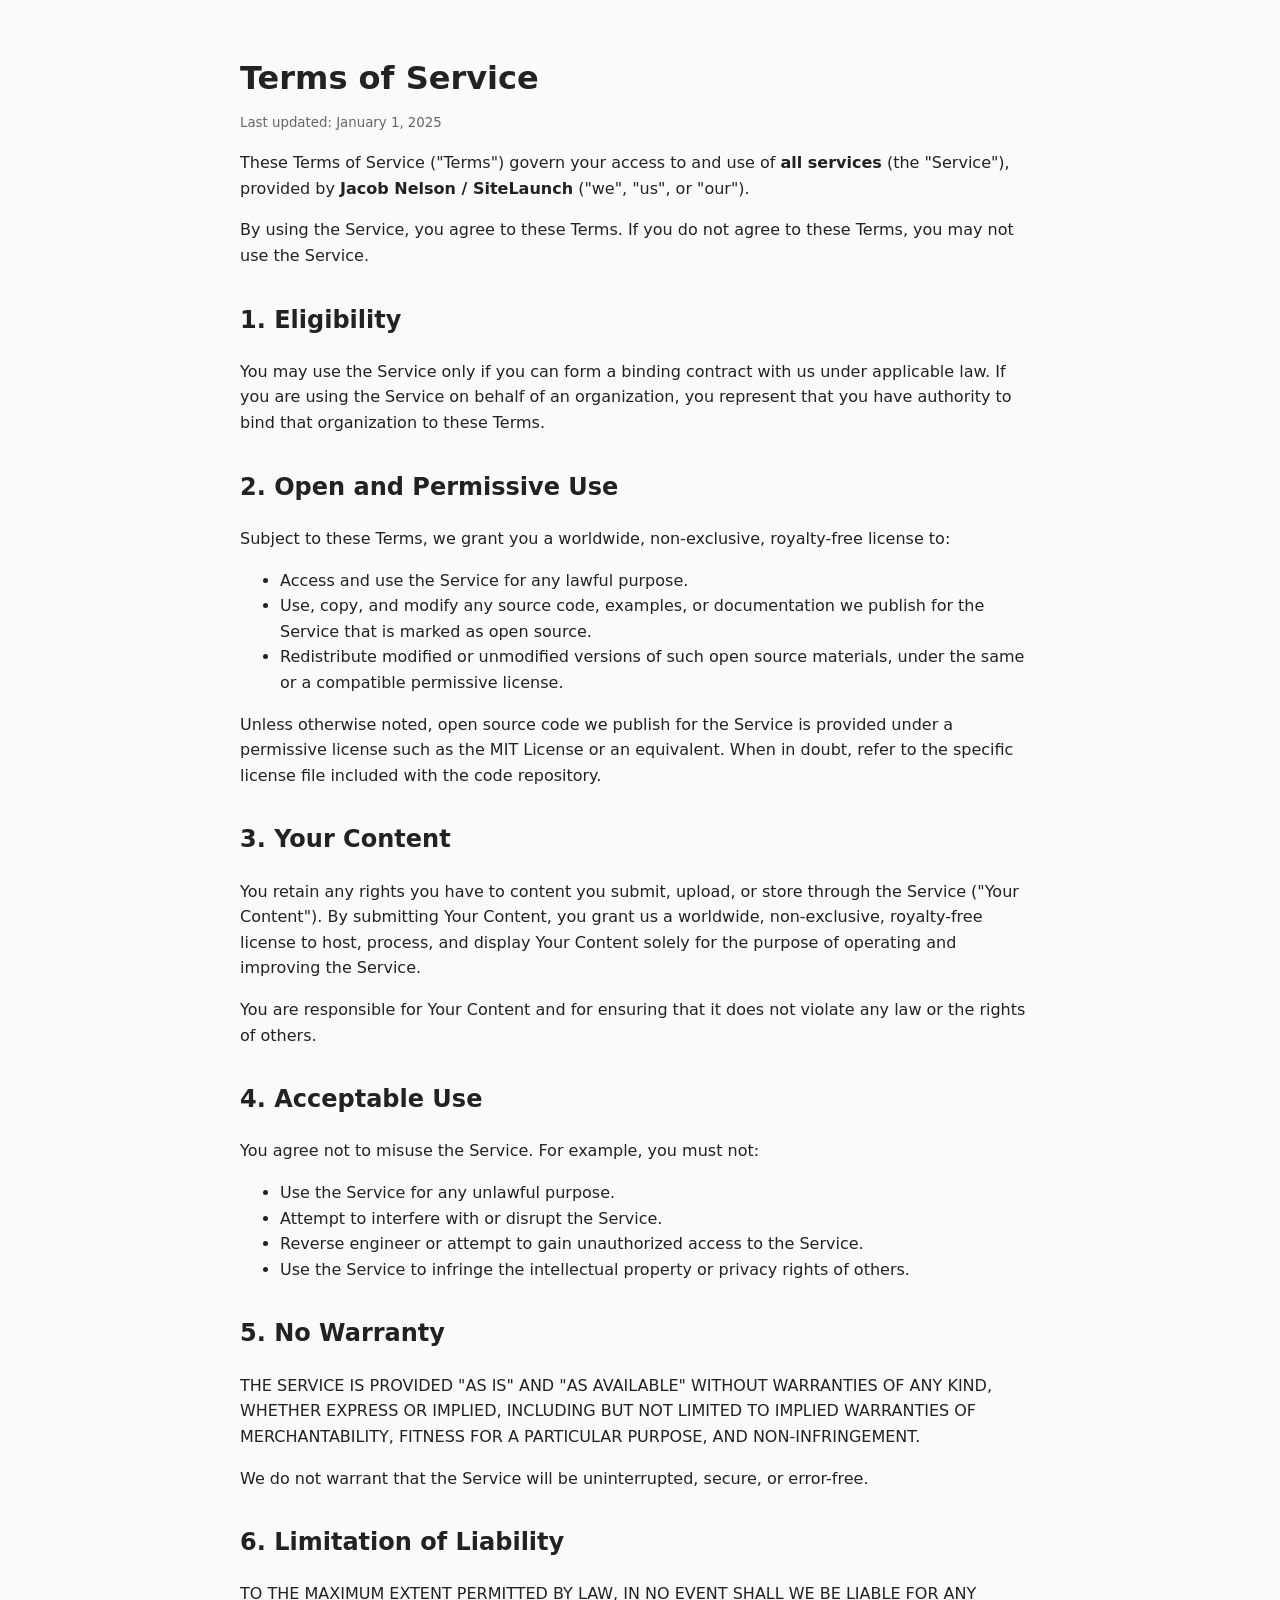
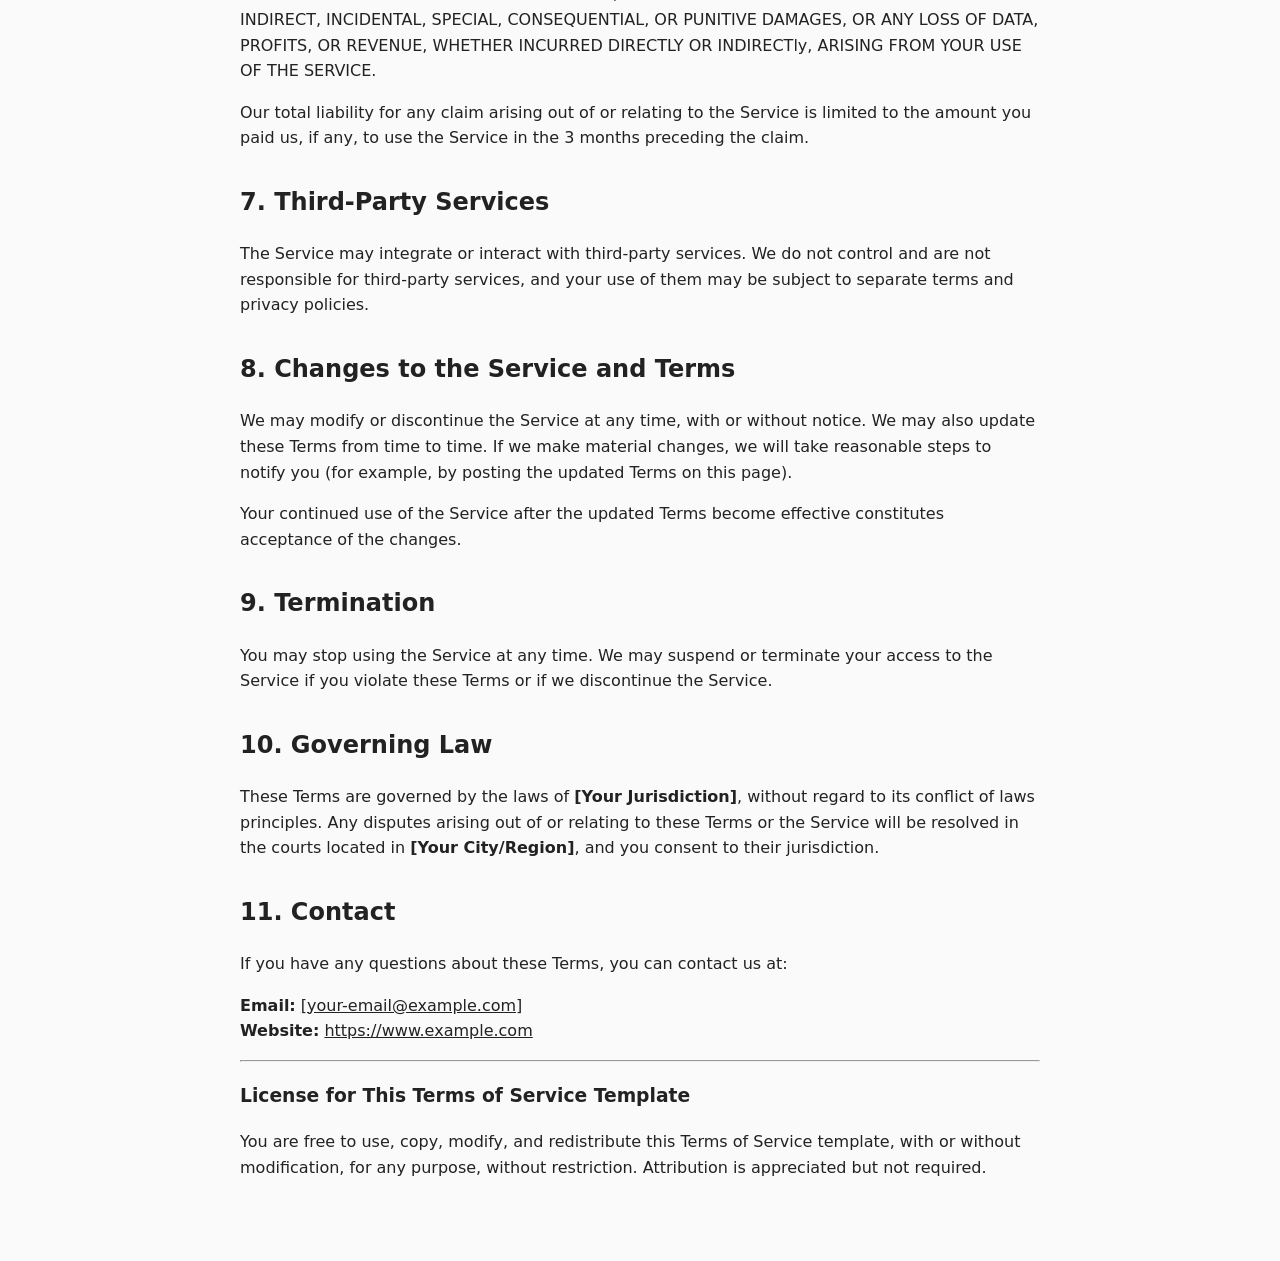
<file: misc/terms_of_service.html>
<!DOCTYPE html>
<html lang="en">
<head>
  <meta charset="UTF-8" />
  <title>Terms of Service</title>
  <meta name="viewport" content="width=device-width, initial-scale=1" />
  <style>
    body {
      font-family: system-ui, -apple-system, BlinkMacSystemFont, "Segoe UI", sans-serif;
      max-width: 800px;
      margin: 0 auto;
      padding: 2rem 1rem 4rem;
      line-height: 1.6;
      color: #222;
      background: #fafafa;
    }
    h1, h2, h3 {
      font-weight: 600;
    }
    h1 {
      margin-bottom: 0.25rem;
    }
    h2 {
      margin-top: 2rem;
    }
    small {
      color: #666;
    }
    a {
      color: inherit;
    }
  </style>
</head>
<body>
  <h1>Terms of Service</h1>
  <small>Last updated: <!-- Insert date -->January 1, 2025</small>

  <p>
    These Terms of Service ("Terms") govern your access to and use of
    <strong>all services</strong> (the "Service"), provided by
    <strong>Jacob Nelson / SiteLaunch</strong> ("we", "us", or "our").
  </p>

  <p>
    By using the Service, you agree to these Terms. If you do not agree to these Terms,
    you may not use the Service.
  </p>

  <h2>1. Eligibility</h2>
  <p>
    You may use the Service only if you can form a binding contract with us under
    applicable law. If you are using the Service on behalf of an organization, you
    represent that you have authority to bind that organization to these Terms.
  </p>

  <h2>2. Open and Permissive Use</h2>
  <p>
    Subject to these Terms, we grant you a worldwide, non-exclusive, royalty-free
    license to:
  </p>
  <ul>
    <li>Access and use the Service for any lawful purpose.</li>
    <li>Use, copy, and modify any source code, examples, or documentation we publish
      for the Service that is marked as open source.</li>
    <li>Redistribute modified or unmodified versions of such open source materials,
      under the same or a compatible permissive license.
    </li>
  </ul>
  <p>
    Unless otherwise noted, open source code we publish for the Service is provided under
    a permissive license such as the MIT License or an equivalent. When in doubt, refer
    to the specific license file included with the code repository.
  </p>

  <h2>3. Your Content</h2>
  <p>
    You retain any rights you have to content you submit, upload, or store through the
    Service ("Your Content"). By submitting Your Content, you grant us a worldwide,
    non-exclusive, royalty-free license to host, process, and display Your Content
    solely for the purpose of operating and improving the Service.
  </p>
  <p>
    You are responsible for Your Content and for ensuring that it does not violate any
    law or the rights of others.
  </p>

  <h2>4. Acceptable Use</h2>
  <p>
    You agree not to misuse the Service. For example, you must not:
  </p>
  <ul>
    <li>Use the Service for any unlawful purpose.</li>
    <li>Attempt to interfere with or disrupt the Service.</li>
    <li>Reverse engineer or attempt to gain unauthorized access to the Service.</li>
    <li>Use the Service to infringe the intellectual property or privacy rights of others.</li>
  </ul>

  <h2>5. No Warranty</h2>
  <p>
    THE SERVICE IS PROVIDED "AS IS" AND "AS AVAILABLE" WITHOUT WARRANTIES OF ANY KIND,
    WHETHER EXPRESS OR IMPLIED, INCLUDING BUT NOT LIMITED TO IMPLIED WARRANTIES OF
    MERCHANTABILITY, FITNESS FOR A PARTICULAR PURPOSE, AND NON-INFRINGEMENT.
  </p>
  <p>
    We do not warrant that the Service will be uninterrupted, secure, or error-free.
  </p>

  <h2>6. Limitation of Liability</h2>
  <p>
    TO THE MAXIMUM EXTENT PERMITTED BY LAW, IN NO EVENT SHALL WE BE LIABLE FOR ANY
    INDIRECT, INCIDENTAL, SPECIAL, CONSEQUENTIAL, OR PUNITIVE DAMAGES, OR ANY LOSS
    OF DATA, PROFITS, OR REVENUE, WHETHER INCURRED DIRECTLY OR INDIRECTly, ARISING
    FROM YOUR USE OF THE SERVICE.
  </p>
  <p>
    Our total liability for any claim arising out of or relating to the Service is
    limited to the amount you paid us, if any, to use the Service in the 3 months
    preceding the claim.
  </p>

  <h2>7. Third-Party Services</h2>
  <p>
    The Service may integrate or interact with third-party services. We do not control
    and are not responsible for third-party services, and your use of them may be subject
    to separate terms and privacy policies.
  </p>

  <h2>8. Changes to the Service and Terms</h2>
  <p>
    We may modify or discontinue the Service at any time, with or without notice.
    We may also update these Terms from time to time. If we make material changes,
    we will take reasonable steps to notify you (for example, by posting the updated
    Terms on this page).
  </p>
  <p>
    Your continued use of the Service after the updated Terms become effective
    constitutes acceptance of the changes.
  </p>

  <h2>9. Termination</h2>
  <p>
    You may stop using the Service at any time. We may suspend or terminate your access
    to the Service if you violate these Terms or if we discontinue the Service.
  </p>

  <h2>10. Governing Law</h2>
  <p>
    These Terms are governed by the laws of <strong>[Your Jurisdiction]</strong>, without
    regard to its conflict of laws principles. Any disputes arising out of or relating to
    these Terms or the Service will be resolved in the courts located in
    <strong>[Your City/Region]</strong>, and you consent to their jurisdiction.
  </p>

  <h2>11. Contact</h2>
  <p>
    If you have any questions about these Terms, you can contact us at:
  </p>
  <p>
    <strong>Email:</strong> <a href="mailto:[your-email@example.com]">[your-email@example.com]</a><br />
    <strong>Website:</strong> <a href="https://www.example.com">https://www.example.com</a>
  </p>

  <hr />

  <h3>License for This Terms of Service Template</h3>
  <p>
    You are free to use, copy, modify, and redistribute this Terms of Service template,
    with or without modification, for any purpose, without restriction.
    Attribution is appreciated but not required.
  </p>
</body>
</html>
</file>
<file: assets/site.css>
/* jakewanders.github.io — single stylesheet. Linked in source; inlined into each page at deploy (scripts/inline_assets.py).
   Tokens first; light is the default, dark overrides via [data-theme="dark"]. */

/* Self-hosted IBM Plex (latin subset; SIL OFL, see assets/fonts/OFL.txt).
   font-display: optional = use the font only if it's ready at first paint, never swap
   later, so text never reflows (no layout shift). The files are preloaded in each page's <head>. */
@font-face { font-family: "IBM Plex Sans"; font-style: normal; font-weight: 400; font-display: optional; src: url("/assets/fonts/ibm-plex-sans-400.woff2") format("woff2"); unicode-range: U+0000-00FF, U+0131, U+0152-0153, U+02BB-02BC, U+02C6, U+02DA, U+02DC, U+0304, U+0308, U+0329, U+2000-206F, U+20AC, U+2122, U+2191, U+2193, U+2212, U+2215, U+FEFF, U+FFFD; }
@font-face { font-family: "IBM Plex Sans"; font-style: normal; font-weight: 500; font-display: optional; src: url("/assets/fonts/ibm-plex-sans-500.woff2") format("woff2"); unicode-range: U+0000-00FF, U+0131, U+0152-0153, U+02BB-02BC, U+02C6, U+02DA, U+02DC, U+0304, U+0308, U+0329, U+2000-206F, U+20AC, U+2122, U+2191, U+2193, U+2212, U+2215, U+FEFF, U+FFFD; }
@font-face { font-family: "IBM Plex Sans"; font-style: normal; font-weight: 600; font-display: optional; src: url("/assets/fonts/ibm-plex-sans-600.woff2") format("woff2"); unicode-range: U+0000-00FF, U+0131, U+0152-0153, U+02BB-02BC, U+02C6, U+02DA, U+02DC, U+0304, U+0308, U+0329, U+2000-206F, U+20AC, U+2122, U+2191, U+2193, U+2212, U+2215, U+FEFF, U+FFFD; }
@font-face { font-family: "IBM Plex Mono"; font-style: normal; font-weight: 400; font-display: optional; src: url("/assets/fonts/ibm-plex-mono-400.woff2") format("woff2"); unicode-range: U+0000-00FF, U+0131, U+0152-0153, U+02BB-02BC, U+02C6, U+02DA, U+02DC, U+0304, U+0308, U+0329, U+2000-206F, U+20AC, U+2122, U+2191, U+2193, U+2212, U+2215, U+FEFF, U+FFFD; }
@font-face { font-family: "IBM Plex Mono"; font-style: normal; font-weight: 500; font-display: optional; src: url("/assets/fonts/ibm-plex-mono-500.woff2") format("woff2"); unicode-range: U+0000-00FF, U+0131, U+0152-0153, U+02BB-02BC, U+02C6, U+02DA, U+02DC, U+0304, U+0308, U+0329, U+2000-206F, U+20AC, U+2122, U+2191, U+2193, U+2212, U+2215, U+FEFF, U+FFFD; }

:root {
  --bg: #f6f7f7;
  --surface: #ffffff;
  --ink: #15181b;
  --ink-2: #3d444b;
  --muted: #5d656d;
  --rule: #dfe3e6;
  --accent: #0f6e76;
  --accent-ink: #ffffff;
  --focus: #0f6e76;

  --font-sans: "IBM Plex Sans", -apple-system, BlinkMacSystemFont, "Segoe UI", Roboto, Helvetica, Arial, sans-serif;
  --font-mono: "IBM Plex Mono", ui-monospace, SFMono-Regular, Menlo, Consolas, monospace;

  --measure: 44rem;
  --rail: 9.5rem;
  --gap: 2rem;

  color-scheme: light;
}

:root[data-theme="dark"] {
  --bg: #1f2225;
  --surface: #272b2f;
  --ink: #f2f4f6;
  --ink-2: #d3d8dd;
  --muted: #a3abb3;
  --rule: #3d434a;
  --accent: #6fcfd5;
  --accent-ink: #1f2225;
  --focus: #6fcfd5;
  color-scheme: dark;
}

/* ---------- base ---------- */

*, *::before, *::after { box-sizing: border-box; }

html {
  -webkit-text-size-adjust: 100%;
  /* Always show the scrollbar track, even on short pages like /contact/, so the
     centered column doesn't shift sideways between tabs when classic (non-overlay)
     scrollbars are on. Overlay scrollbars draw nothing here. */
  overflow-y: scroll;
}

body {
  margin: 0;
  background: var(--bg);
  color: var(--ink);
  font-family: var(--font-sans);
  font-size: 1.0625rem;
  line-height: 1.6;
  font-feature-settings: "kern", "liga", "calt";
  -webkit-font-smoothing: antialiased;
  caret-color: transparent; /* no inputs on this site; never show a text caret (e.g. caret browsing) */
  transition: background-color 160ms ease, color 160ms ease;
}

a {
  color: inherit;
  text-decoration: underline;
  text-decoration-color: var(--rule);
  text-underline-offset: 0.18em;
  text-decoration-thickness: 1px;
  transition: text-decoration-color 120ms ease;
}
a:hover { text-decoration-color: var(--accent); }

:focus-visible {
  outline: 2px solid var(--focus);
  outline-offset: 3px;
  border-radius: 2px;
}

h1, h2, h3 { margin: 0; font-weight: 500; line-height: 1.25; letter-spacing: -0.01em; }
p { margin: 0 0 0.85em; }
p:last-child { margin-bottom: 0; }
ul { margin: 0; padding-left: 1.1rem; }
li { margin: 0 0 0.4em; }
li::marker { color: var(--muted); }

.mono {
  font-family: var(--font-mono);
  font-size: 0.8125rem;
  letter-spacing: 0.01em;
  color: var(--muted);
}

.visually-hidden {
  position: absolute; width: 1px; height: 1px; padding: 0; margin: -1px;
  overflow: hidden; clip: rect(0 0 0 0); white-space: nowrap; border: 0;
}

/* ---------- shell ---------- */

.page {
  max-width: calc(var(--rail) + var(--gap) + var(--measure));
  margin: 0 auto;
  padding: 2.5rem 1.25rem 5rem;
}

.topbar {
  display: flex;
  align-items: center;
  justify-content: space-between;
  gap: 1rem;
  margin-bottom: 4rem;
}

.nav { display: flex; gap: 1.5rem; }
/* .print-link shares the tab styling so it lines up with and looks like the nav */
.nav a, .print-link {
  font-family: var(--font-mono);
  font-size: 0.8125rem;
  text-decoration: none;
  color: var(--muted);
  padding-bottom: 2px;
  border-bottom: 1px solid transparent;
}
.nav a:hover, .print-link:hover { color: var(--ink); }
.nav a[aria-current="page"] { color: var(--ink); border-bottom-color: var(--accent); }

.topbar-actions { display: flex; align-items: center; gap: 1.25rem; }

.masthead .where {
  margin-top: 0.35rem;
  font-family: var(--font-mono);
  font-size: 0.8125rem;
  color: var(--muted);
}

/* theme toggle */
.theme-toggle {
  appearance: none;
  border: 1px solid var(--rule);
  background: var(--surface);
  color: var(--ink-2);
  width: 2.25rem; height: 2.25rem;
  border-radius: 999px;
  display: inline-grid; place-items: center;
  cursor: pointer;
  transition: border-color 120ms ease, color 120ms ease, transform 120ms ease;
}
.theme-toggle:hover { border-color: var(--accent); color: var(--accent); }
.theme-toggle:active { transform: scale(0.94); }
.theme-toggle svg { width: 1rem; height: 1rem; }
.theme-toggle .icon-moon { display: none; }
:root[data-theme="dark"] .theme-toggle .icon-sun { display: none; }
:root[data-theme="dark"] .theme-toggle .icon-moon { display: block; }

/* ---------- masthead ---------- */

.masthead { margin-bottom: 4.5rem; }
.masthead h1 {
  font-size: clamp(2.25rem, 6vw, 3.25rem);
  letter-spacing: -0.025em;
  font-weight: 500;
}
.masthead .role {
  margin-top: 0.5rem;
  font-size: 1.25rem;
  color: var(--ink-2);
  max-width: var(--measure);
}
.masthead .role em { font-style: normal; color: var(--accent); }
.links {
  list-style: none; padding: 0;
  margin: 1.5rem 0 0;
  display: flex; flex-wrap: wrap; gap: 0.4rem 1.5rem;
}
.links li { margin: 0; }
.links a {
  font-family: var(--font-mono);
  font-size: 0.8125rem;
  text-decoration: none;
  color: var(--muted);
}
.links a:hover { color: var(--accent); }

/* ---------- sections: rail + content ---------- */

.section {
  display: grid;
  grid-template-columns: var(--rail) minmax(0, var(--measure));
  column-gap: var(--gap);
  padding: 2.25rem 0;
  border-top: 1px solid var(--rule);
}
.section > h2 {
  font-family: var(--font-mono);
  font-size: 0.75rem;
  font-weight: 500;
  letter-spacing: 0.08em;
  text-transform: uppercase;
  color: var(--muted);
  padding-top: 0.35rem;
}
.section > .body { min-width: 0; }

.lede { font-size: 1.125rem; color: var(--ink-2); }

/* sections made of dated entries: label gets its own row, dates take the rail */
.section.entries { grid-template-columns: 1fr; row-gap: 1.25rem; }
.section.entries > h2 { padding-top: 0; }

.entry {
  display: grid;
  grid-template-columns: var(--rail) minmax(0, var(--measure));
  column-gap: var(--gap);
  margin-bottom: 2.25rem;
}
.entry:last-child { margin-bottom: 0; }
.entry .when {
  font-family: var(--font-mono);
  font-size: 0.8125rem;
  color: var(--muted);
  /* same line box as the h3 so the two share a baseline */
  line-height: calc(1.0625rem * 1.25);
  white-space: nowrap;
}
.entry h3 { font-size: 1.0625rem; font-weight: 600; }
.entry .org { color: var(--muted); font-weight: 400; }
.entry .org { margin-left: 0.15em; }
.entry .summary { color: var(--ink-2); margin-top: 0.3rem; }
.entry ul { margin-top: 0.6rem; }
.entry .tags { margin-top: 0.6rem; }

/* tags */
.tags { list-style: none; padding: 0; margin: 0; display: flex; flex-wrap: wrap; gap: 0.35rem; }
.tags li {
  margin: 0;
  font-family: var(--font-mono);
  font-size: 0.75rem;
  color: var(--muted);
  border: 1px solid var(--rule);
  border-radius: 3px;
  padding: 0.1rem 0.45rem;
}

/* skills: definition list as aligned rows */
.skills { margin: 0; display: grid; grid-template-columns: max-content 1fr; gap: 0.55rem 1.25rem; }
.skills dt { font-family: var(--font-mono); font-size: 0.8125rem; color: var(--muted); line-height: calc(1.0625rem * 1.6); }
.skills dd { margin: 0; }

/* callout (todo) */
.todo {
  border-left: 2px solid var(--accent);
  padding: 0.15rem 0 0.15rem 0.9rem;
  color: var(--muted);
  font-size: 0.9375rem;
}

/* work cards */
.work-list { display: grid; gap: 1.25rem; }
.card {
  display: block;
  border: 1px solid var(--rule);
  background: var(--surface);
  border-radius: 6px;
  padding: 1.25rem 1.4rem;
  text-decoration: none;
  transition: border-color 120ms ease, transform 120ms ease;
}
a.card:hover { border-color: var(--accent); transform: translateY(-1px); }
.card .kicker {
  display: flex; justify-content: space-between; gap: 1rem;
  font-family: var(--font-mono); font-size: 0.75rem; color: var(--muted);
  margin-bottom: 0.5rem;
}
.card h3 { font-size: 1.125rem; font-weight: 600; margin-bottom: 0.35rem; }
.card p { color: var(--ink-2); }
.card .tags { margin-top: 0.85rem; }
.card .status { color: var(--accent); }
.card .status a { color: inherit; text-decoration: none; }
.card .status a:hover { text-decoration: underline; }
.card code { font-family: var(--font-mono); font-size: 0.875em; }

/* contact: label / value rows, same rhythm as .skills */
.contact-list { margin: 0; display: grid; grid-template-columns: max-content 1fr; gap: 0.75rem 1.5rem; align-items: baseline; }
.contact-list dt { font-family: var(--font-mono); font-size: 0.8125rem; color: var(--muted); }
.contact-list dd { margin: 0; font-size: 1.125rem; overflow-wrap: anywhere; }
.contact-list a { text-decoration-color: var(--accent); }

/* blog (pages generated by scripts/build_blog.py) */
.post-entry h3 a { text-decoration: none; }
.post-entry h3 a:hover { color: var(--accent); }
.post-entry .mono { margin-top: 0.3rem; }
.post .masthead .mono a { text-decoration: none; }
.post .masthead .mono a:hover { color: var(--accent); }
.post .masthead h1 { margin-top: 0.75rem; }
.post .masthead .tags { margin-top: 0.85rem; }
.prose { max-width: var(--measure); color: var(--ink-2); }
.prose h2 { font-size: 1.375rem; color: var(--ink); margin: 2.25rem 0 0.6rem; }
.prose h3 { font-size: 1.125rem; font-weight: 600; color: var(--ink); margin: 1.75rem 0 0.5rem; }
.prose h4 { font-size: 1rem; font-weight: 600; color: var(--ink); margin: 1.5rem 0 0.4rem; }
.prose > :first-child { margin-top: 0; }
.prose p, .prose ul, .prose ol { margin: 0 0 1em; }
.prose ol { padding-left: 1.4rem; }
.prose strong { color: var(--ink); font-weight: 600; }
.prose code { font-family: var(--font-mono); font-size: 0.875em; }
.prose blockquote { margin: 1.5rem 0; padding-left: 1rem; border-left: 2px solid var(--accent); color: var(--muted); }
.post-origin { margin-top: 3rem; }

footer.colophon {
  margin-top: 4rem;
  padding-top: 1.5rem;
  border-top: 1px solid var(--rule);
  display: flex; justify-content: space-between; flex-wrap: wrap; gap: 0.5rem;
}

/* ---------- responsive ---------- */

@media (max-width: 720px) {
  :root { --rail: 0px; --gap: 0px; }
  .page { padding-top: 1.5rem; }
  .topbar { margin-bottom: 3rem; }
  .masthead { margin-bottom: 3rem; }
  .section { grid-template-columns: 1fr; row-gap: 1rem; padding: 1.75rem 0; }
  .entry { grid-template-columns: 1fr; row-gap: 0.25rem; }
  .section.entries { row-gap: 1rem; }
  .skills { grid-template-columns: 1fr; gap: 0.25rem; }
  .skills dd { margin-bottom: 0.6rem; }
}

@media (prefers-reduced-motion: reduce) {
  *, *::before, *::after { transition: none !important; }
}

/* ---------- print: the page is the résumé ---------- */

@media print {
  /* Both selectors so this beats :root[data-theme="dark"] when printing from dark mode. */
  :root, :root[data-theme="dark"] {
    --bg: #fff; --surface: #fff;
    --ink: #1a1a1a; --ink-2: #222; --muted: #3a3a3a;
    --rule: #ccc; --accent: #0f6e76; --accent-ink: #fff; --focus: #0f6e76;
    color-scheme: light;
  }
  @page { margin: 0.6in; }
  body { font-size: 10pt; line-height: 1.35; }
  .page { max-width: none; padding: 0; }
  .topbar, .theme-toggle, .nav, .print-link, .no-print { display: none !important; }
  .masthead { margin-bottom: 1.5rem; }
  .masthead h1 { font-size: 22pt; }
  .masthead .role { font-size: 12pt; }
  .section { padding: 0.7rem 0; break-inside: auto; }
  .entry { margin-bottom: 0.7rem; break-inside: avoid; }
  /* Entries are grids and can't split, so start the long Experience section on a fresh page
     rather than strand its heading at the bottom of the previous one. */
  #experience { break-before: page; }
  a { text-decoration: none; color: inherit; }
  .todo { display: none; }
}
</file>
